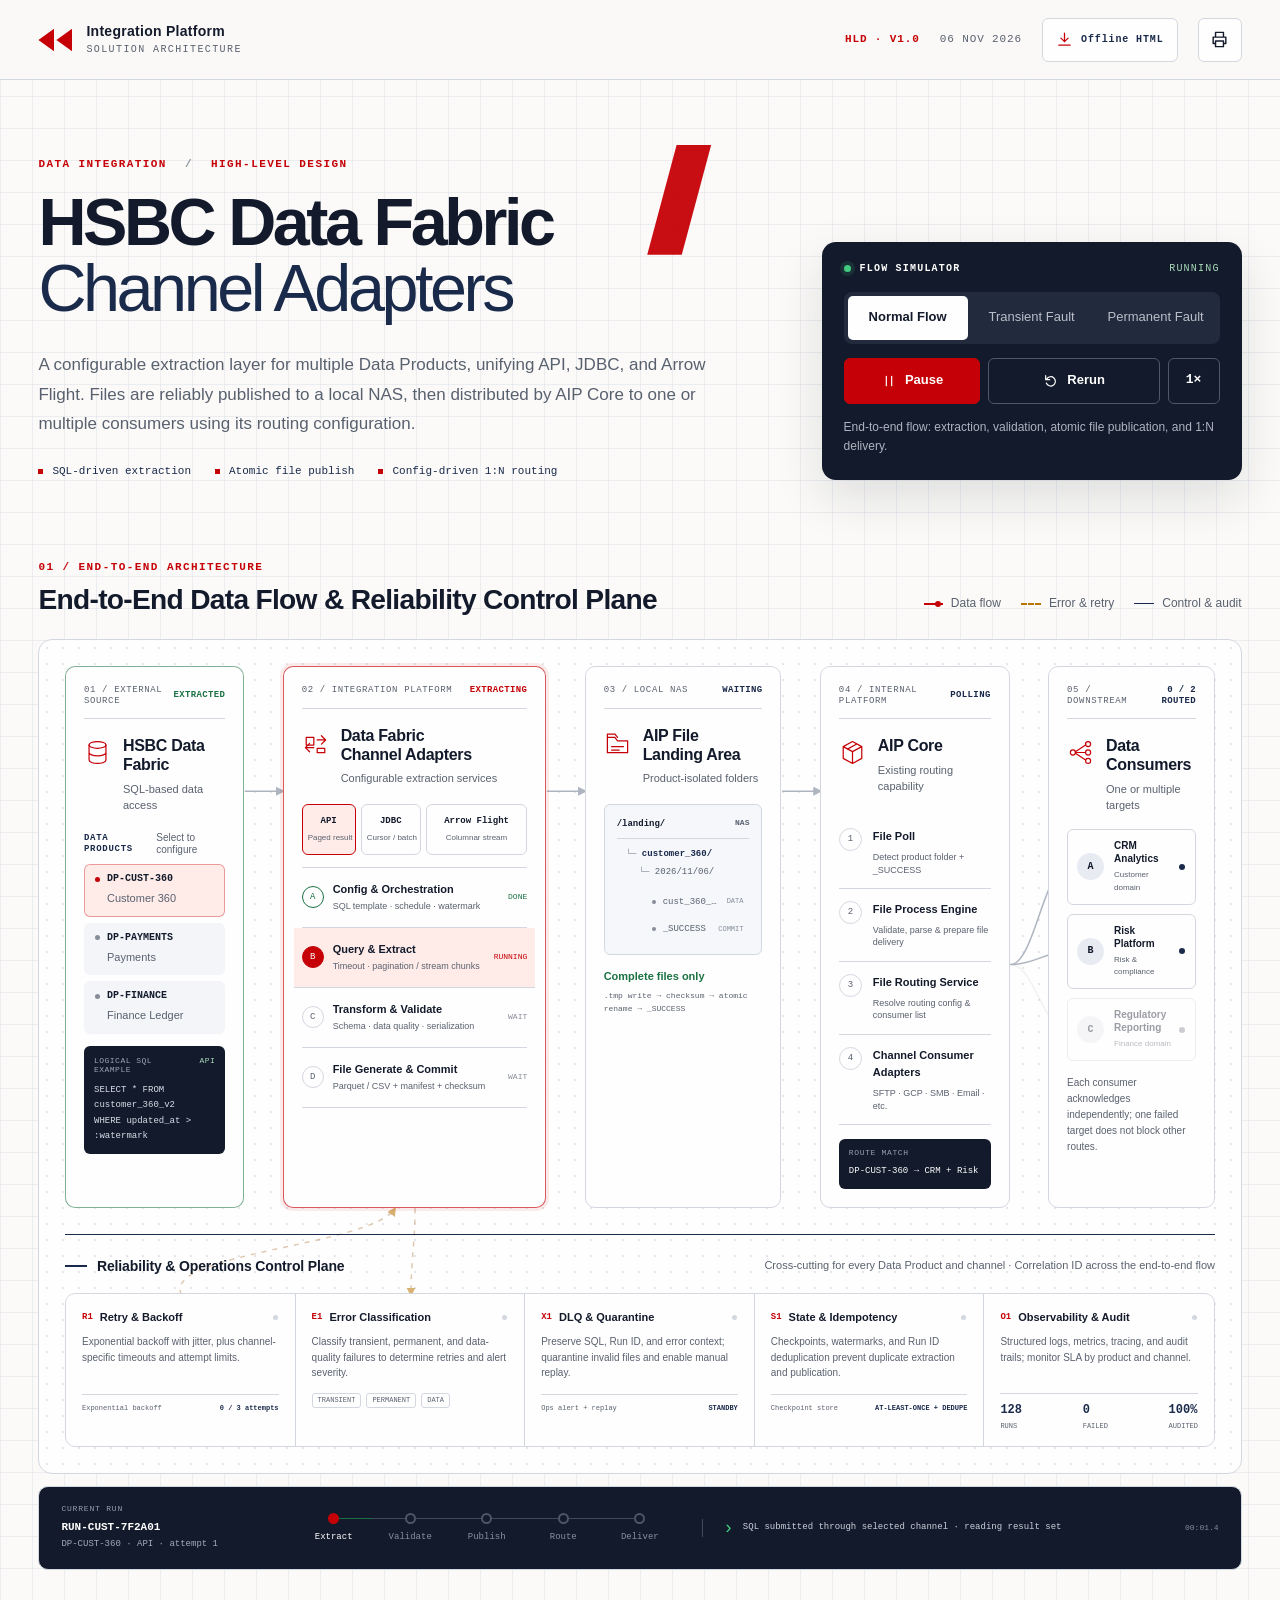
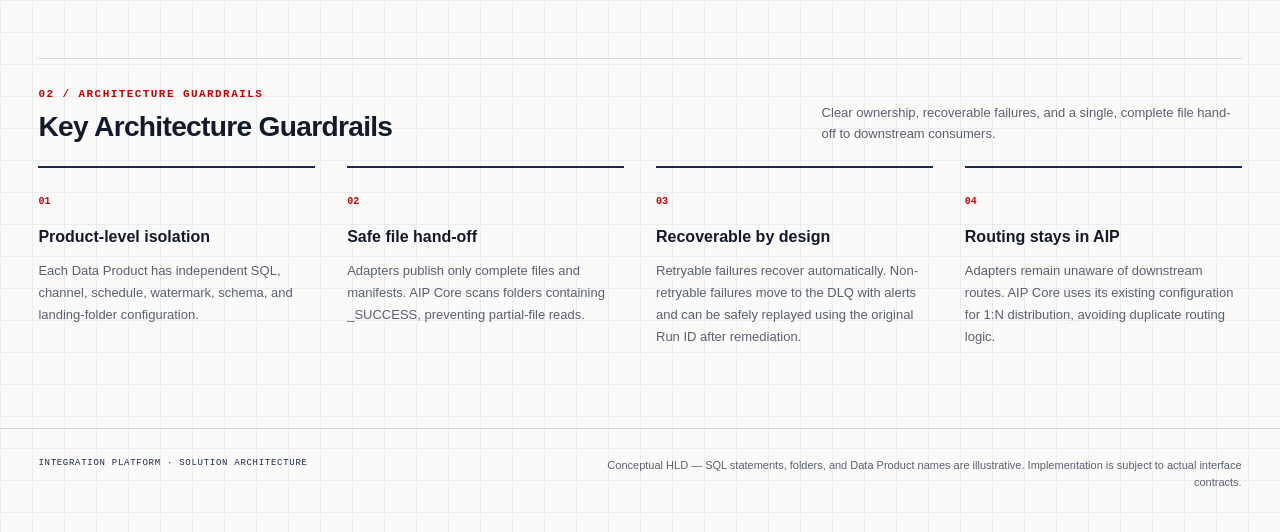
<file: solution design/index.html>
<!doctype html>
<html lang="en">
<head>
  <meta charset="utf-8">
  <meta name="viewport" content="width=device-width, initial-scale=1">
  <meta name="description" content="High-level solution architecture for HSBC Data Fabric Channel Adapters: multi-product SQL extraction, reliable NAS file publication, AIP routing, retries, and exception handling.">
  <title>HSBC Data Fabric Channel Adapters | High-Level Solution Architecture</title>
  <link rel="icon" href="data:image/svg+xml,%3Csvg xmlns='http://www.w3.org/2000/svg' viewBox='0 0 64 64'%3E%3Crect width='64' height='64' rx='12' fill='%2311192d'/%3E%3Cpath d='M13 32 27 18v28Zm19 0 14-14v28Z' fill='%23db0011'/%3E%3C/svg%3E">
  <link rel="stylesheet" href="./src/styles.css">
</head>
<body>
  <header class="topbar">
    <a class="brand" href="#top" aria-label="Back to architecture overview">
      <span class="brand-mark" aria-hidden="true"><i></i><i></i></span>
      <span class="brand-copy"><strong>Integration Platform</strong><small>Solution Architecture</small></span>
    </a>
    <div class="topbar-meta">
      <span class="doc-tag">HLD · V1.0</span>
      <span class="doc-date">06 NOV 2026</span>
      <a class="offline-download" href="./HSBC-Data-Fabric-Architecture-Offline.html" download="HSBC-Data-Fabric-Architecture-Offline.html" aria-label="Download single-file offline HTML" title="Download single-file offline HTML">
        <svg viewBox="0 0 24 24" aria-hidden="true"><path d="M12 3v12m-5-5 5 5 5-5M4 20h16"/></svg><span>Offline HTML</span>
      </a>
      <button class="icon-button print-button" id="printButton" type="button" aria-label="Print or save as PDF" title="Print or save as PDF">
        <svg viewBox="0 0 24 24" aria-hidden="true"><path d="M7 8V3h10v5M7 17H4V9h16v8h-3M7 14h10v7H7z"/></svg>
      </button>
    </div>
  </header>

  <main id="top">
    <section class="hero" aria-labelledby="pageTitle">
      <div class="hero-copy">
        <p class="eyebrow">DATA INTEGRATION <span>/</span> HIGH-LEVEL DESIGN</p>
        <h1 id="pageTitle">HSBC Data Fabric<br><span>Channel Adapters</span></h1>
        <p class="hero-description">A configurable extraction layer for multiple Data Products, unifying API, JDBC, and Arrow Flight. Files are reliably published to a local NAS, then distributed by AIP Core to one or multiple consumers using its routing configuration.</p>
        <div class="hero-tags" aria-label="Architecture capabilities">
          <span>SQL-driven extraction</span><span>Atomic file publish</span><span>Config-driven 1:N routing</span>
        </div>
      </div>

      <div class="simulation-panel" aria-label="Flow simulation controls">
        <div class="simulation-heading">
          <div><span class="live-dot" id="liveDot"></span><strong>FLOW SIMULATOR</strong></div>
          <span id="runStateLabel">RUNNING</span>
        </div>
        <div class="scenario-switch" role="group" aria-label="Select a simulation scenario">
          <button type="button" class="scenario-button active" data-scenario="normal" aria-pressed="true">Normal Flow</button>
          <button type="button" class="scenario-button" data-scenario="transient" aria-pressed="false">Transient Fault</button>
          <button type="button" class="scenario-button" data-scenario="permanent" aria-pressed="false">Permanent Fault</button>
        </div>
        <div class="playback-controls">
          <button type="button" class="primary-control" id="playButton" aria-label="Pause flow">
            <svg id="pauseIcon" viewBox="0 0 24 24" aria-hidden="true"><path d="M8 5v14M16 5v14"/></svg>
            <svg id="playIcon" viewBox="0 0 24 24" aria-hidden="true" hidden><path d="m8 5 11 7-11 7Z"/></svg>
            <span id="playLabel">Pause</span>
          </button>
          <button type="button" class="secondary-control" id="restartButton">
            <svg viewBox="0 0 24 24" aria-hidden="true"><path d="M4 4v6h6M5.5 9A7 7 0 1 1 5 15"/></svg>Rerun
          </button>
          <button type="button" class="speed-control" id="speedButton" aria-label="Change playback speed">1×</button>
        </div>
        <p class="simulation-hint" id="scenarioHint">End-to-end flow: extraction, validation, atomic file publication, and 1:N delivery.</p>
      </div>
    </section>

    <section class="architecture" id="architecture" aria-labelledby="architectureTitle">
      <div class="section-heading">
        <div>
          <p class="section-index">01 / END-TO-END ARCHITECTURE</p>
          <h2 id="architectureTitle">End-to-End Data Flow & Reliability Control Plane</h2>
        </div>
        <div class="legend" aria-label="Legend">
          <span><i class="legend-packet"></i>Data flow</span>
          <span><i class="legend-retry"></i>Error & retry</span>
          <span><i class="legend-control"></i>Control & audit</span>
        </div>
      </div>

      <div class="architecture-canvas" id="diagram">
        <svg class="connections" id="flowSvg" aria-hidden="true">
          <defs>
            <marker id="arrow" viewBox="0 0 10 10" refX="8" refY="5" markerWidth="6" markerHeight="6" orient="auto-start-reverse"><path d="M 0 0 L 10 5 L 0 10 z" class="arrow-fill"/></marker>
            <marker id="arrowActive" viewBox="0 0 10 10" refX="8" refY="5" markerWidth="6" markerHeight="6" orient="auto-start-reverse"><path d="M 0 0 L 10 5 L 0 10 z" class="arrow-active-fill"/></marker>
            <marker id="arrowError" viewBox="0 0 10 10" refX="8" refY="5" markerWidth="6" markerHeight="6" orient="auto-start-reverse"><path d="M 0 0 L 10 5 L 0 10 z" class="arrow-error-fill"/></marker>
          </defs>
          <g class="base-paths">
            <path id="path-source-adapter" class="flow-path main-path" marker-end="url(#arrow)"/>
            <path id="path-adapter-landing" class="flow-path main-path" marker-end="url(#arrow)"/>
            <path id="path-landing-core" class="flow-path main-path" marker-end="url(#arrow)"/>
            <path id="path-core-consumer-0" class="flow-path branch-path" marker-end="url(#arrow)"/>
            <path id="path-core-consumer-1" class="flow-path branch-path" marker-end="url(#arrow)"/>
            <path id="path-core-consumer-2" class="flow-path branch-path" marker-end="url(#arrow)"/>
            <path id="path-adapter-error" class="flow-path error-path" marker-end="url(#arrowError)"/>
            <path id="path-error-retry" class="flow-path error-path" marker-end="url(#arrowError)"/>
            <path id="path-retry-adapter" class="flow-path error-path" marker-end="url(#arrowError)"/>
            <path id="path-error-dlq" class="flow-path error-path" marker-end="url(#arrowError)"/>
          </g>
          <g id="packetLayer"></g>
        </svg>

        <div class="diagram-main">
          <article class="architecture-node source-node" id="sourceNode" data-node="source">
            <div class="node-topline"><span>01 / EXTERNAL SOURCE</span><span class="node-status" id="sourceStatus">READY</span></div>
            <div class="node-title">
              <svg viewBox="0 0 32 32" aria-hidden="true"><ellipse cx="16" cy="7" rx="10" ry="4"/><path d="M6 7v9c0 2.2 4.5 4 10 4s10-1.8 10-4V7M6 16v9c0 2.2 4.5 4 10 4s10-1.8 10-4v-9"/></svg>
              <div><h3>HSBC Data Fabric</h3><p>SQL-based data access</p></div>
            </div>
            <div class="node-label">DATA PRODUCTS <span>Select to configure</span></div>
            <div class="product-list" role="group" aria-label="Select a Data Product">
              <button type="button" class="product-button active" data-product="customer" aria-pressed="true"><span><i></i>DP-CUST-360</span><small>Customer 360</small></button>
              <button type="button" class="product-button" data-product="payments" aria-pressed="false"><span><i></i>DP-PAYMENTS</span><small>Payments</small></button>
              <button type="button" class="product-button" data-product="finance" aria-pressed="false"><span><i></i>DP-FINANCE</span><small>Finance Ledger</small></button>
            </div>
            <div class="sql-block">
              <div><span>LOGICAL SQL EXAMPLE</span><span id="sqlChannelLabel">API</span></div>
              <code id="sqlPreview">SELECT * FROM customer_360_v2<br>WHERE updated_at &gt; :watermark</code>
            </div>
          </article>

          <article class="architecture-node adapter-node" id="adapterNode" data-node="adapter">
            <div class="node-topline"><span>02 / INTEGRATION PLATFORM</span><span class="node-status" id="adapterStatus">IDLE</span></div>
            <div class="node-title">
              <svg viewBox="0 0 32 32" aria-hidden="true"><path d="M5 10h9v9H5zM18 13h9M23 8l5 5-5 5M14 22H5M9 17l-5 5 5 5M18 23h9v5h-9z"/></svg>
              <div><h3>Data Fabric<br>Channel Adapters</h3><p>Configurable extraction services</p></div>
            </div>
            <div class="channel-selector" role="group" aria-label="Select an access channel">
              <button type="button" class="channel-button active" data-channel="API" aria-pressed="true"><strong>API</strong><small>Paged result</small></button>
              <button type="button" class="channel-button" data-channel="JDBC" aria-pressed="false"><strong>JDBC</strong><small>Cursor / batch</small></button>
              <button type="button" class="channel-button" data-channel="Arrow Flight" aria-pressed="false"><strong>Arrow Flight</strong><small>Columnar stream</small></button>
            </div>
            <div class="adapter-stages">
              <div class="adapter-stage" id="stage-config"><span class="stage-index">A</span><div><strong>Config & Orchestration</strong><small>SQL template · schedule · watermark</small></div><span class="stage-state">READY</span></div>
              <div class="adapter-stage" id="stage-extract"><span class="stage-index">B</span><div><strong>Query & Extract</strong><small>Timeout · pagination / stream chunks</small></div><span class="stage-state">WAIT</span></div>
              <div class="adapter-stage" id="stage-transform"><span class="stage-index">C</span><div><strong>Transform & Validate</strong><small>Schema · data quality · serialization</small></div><span class="stage-state">WAIT</span></div>
              <div class="adapter-stage" id="stage-publish"><span class="stage-index">D</span><div><strong>File Generate & Commit</strong><small>Parquet / CSV + manifest + checksum</small></div><span class="stage-state">WAIT</span></div>
            </div>
          </article>

          <article class="architecture-node landing-node" id="landingNode" data-node="landing">
            <div class="node-topline"><span>03 / LOCAL NAS</span><span class="node-status" id="landingStatus">WAITING</span></div>
            <div class="node-title">
              <svg viewBox="0 0 32 32" aria-hidden="true"><path d="M4 10h9l3 4h12v14H4zM4 10V6h9l3 4M9 21h14M9 25h9"/></svg>
              <div><h3>AIP File<br>Landing Area</h3><p>Product-isolated folders</p></div>
            </div>
            <div class="folder-tree" aria-label="Example landing folder structure">
              <div class="folder-root"><span>/landing/</span><small>NAS</small></div>
              <div class="folder-product"><span id="folderProduct">customer_360/</span></div>
              <div class="folder-date">2026/11/06/</div>
              <div class="folder-file temp-file" id="tempFile"><i></i><span id="tempFileName">.data_001.parquet.tmp</span><small>TEMP</small></div>
              <div class="folder-file final-file" id="finalFile"><i></i><span id="finalFileName">data_001.parquet</span><small>DATA</small></div>
              <div class="folder-file success-file" id="successFile"><i></i><span>_SUCCESS</span><small>COMMIT</small></div>
            </div>
            <div class="integrity-note"><strong>Complete files only</strong><span>.tmp write → checksum → atomic rename → _SUCCESS</span></div>
          </article>

          <article class="architecture-node core-node" id="coreNode" data-node="core">
            <div class="node-topline"><span>04 / INTERNAL PLATFORM</span><span class="node-status" id="coreStatus">POLLING</span></div>
            <div class="node-title">
              <svg viewBox="0 0 32 32" aria-hidden="true"><path d="M16 3 5 9v14l11 6 11-6V9ZM5 9l11 6 11-6M16 15v14M10 12l11-6"/></svg>
              <div><h3>AIP Core</h3><p>Existing routing capability</p></div>
            </div>
            <div class="core-flow">
              <div id="corePoller"><span>1</span><div><strong>File Poll</strong><small>Detect product folder + _SUCCESS</small></div></div>
              <div id="coreProcess"><span>2</span><div><strong>File Process Engine</strong><small>Validate, parse & prepare file delivery</small></div></div>
              <div id="coreRouter"><span>3</span><div><strong>File Routing Service</strong><small>Resolve routing config & consumer list</small></div></div>
              <div id="coreDispatcher"><span>4</span><div><strong>Channel Consumer Adapters</strong><small>SFTP · GCP · SMB · Email · etc.</small></div></div>
            </div>
            <div class="route-preview"><span>ROUTE MATCH</span><strong id="routePreview">DP-CUST-360 → CRM + Risk</strong></div>
          </article>

          <article class="architecture-node consumers-node" id="consumersNode" data-node="consumers">
            <div class="node-topline"><span>05 / DOWNSTREAM</span><span class="node-status" id="consumerStatus">0 / 3</span></div>
            <div class="node-title">
              <svg viewBox="0 0 32 32" aria-hidden="true"><circle cx="7" cy="16" r="3"/><circle cx="25" cy="6" r="3"/><circle cx="25" cy="16" r="3"/><circle cx="25" cy="26" r="3"/><path d="m10 15 12-8M10 16h12M10 17l12 8"/></svg>
              <div><h3>Data<br>Consumers</h3><p>One or multiple targets</p></div>
            </div>
            <div class="consumer-list">
              <div class="consumer-item routed" id="consumer-0"><span class="consumer-letter">A</span><div><strong>CRM Analytics</strong><small>Customer domain</small></div><i></i></div>
              <div class="consumer-item routed" id="consumer-1"><span class="consumer-letter">B</span><div><strong>Risk Platform</strong><small>Risk & compliance</small></div><i></i></div>
              <div class="consumer-item" id="consumer-2"><span class="consumer-letter">C</span><div><strong>Regulatory Reporting</strong><small>Finance domain</small></div><i></i></div>
            </div>
            <p class="consumer-note">Each consumer acknowledges independently; one failed target does not block other routes.</p>
          </article>
        </div>

        <div class="reliability-layer">
          <div class="reliability-heading">
            <div><span class="control-line"></span><h3>Reliability & Operations Control Plane</h3></div>
            <p>Cross-cutting for every Data Product and channel · Correlation ID across the end-to-end flow</p>
          </div>
          <div class="reliability-grid">
            <section class="reliability-module" id="retryModule">
              <div class="module-title"><span>R1</span><h4>Retry & Backoff</h4><i id="retryIndicator"></i></div>
              <p>Exponential backoff with jitter, plus channel-specific timeouts and attempt limits.</p>
              <div class="module-meta"><span>Exponential backoff</span><strong id="retryCount">0 / 3 attempts</strong></div>
            </section>
            <section class="reliability-module" id="errorModule">
              <div class="module-title"><span>E1</span><h4>Error Classification</h4><i id="errorIndicator"></i></div>
              <p>Classify transient, permanent, and data-quality failures to determine retries and alert severity.</p>
              <div class="error-types"><span>TRANSIENT</span><span>PERMANENT</span><span>DATA</span></div>
            </section>
            <section class="reliability-module" id="dlqModule">
              <div class="module-title"><span>X1</span><h4>DLQ & Quarantine</h4><i id="dlqIndicator"></i></div>
              <p>Preserve SQL, Run ID, and error context; quarantine invalid files and enable manual replay.</p>
              <div class="module-meta"><span>Ops alert + replay</span><strong id="dlqStatus">STANDBY</strong></div>
            </section>
            <section class="reliability-module" id="stateModule">
              <div class="module-title"><span>S1</span><h4>State & Idempotency</h4><i></i></div>
              <p>Checkpoints, watermarks, and Run ID deduplication prevent duplicate extraction and publication.</p>
              <div class="module-meta"><span>Checkpoint store</span><strong>AT-LEAST-ONCE + DEDUPE</strong></div>
            </section>
            <section class="reliability-module" id="observabilityModule">
              <div class="module-title"><span>O1</span><h4>Observability & Audit</h4><i></i></div>
              <p>Structured logs, metrics, tracing, and audit trails; monitor SLA by product and channel.</p>
              <div class="metric-row"><span><b id="metricRuns">128</b> RUNS</span><span><b id="metricFailures">0</b> FAILED</span><span><b>100%</b> AUDITED</span></div>
            </section>
          </div>
        </div>
      </div>

      <div class="execution-strip">
        <div class="run-identity">
          <span>CURRENT RUN</span>
          <strong id="runId">RUN-CUST-7F2A01</strong>
          <small id="runSummary">DP-CUST-360 · API · attempt 1</small>
        </div>
        <div class="execution-timeline" aria-label="Execution stages">
          <div class="timeline-step active" data-timeline="source"><i></i><span>Extract</span></div>
          <div class="timeline-step" data-timeline="transform"><i></i><span>Validate</span></div>
          <div class="timeline-step" data-timeline="landing"><i></i><span>Publish</span></div>
          <div class="timeline-step" data-timeline="core"><i></i><span>Route</span></div>
          <div class="timeline-step" data-timeline="complete"><i></i><span>Deliver</span></div>
        </div>
        <div class="event-console">
          <span class="console-prompt">›</span>
          <p id="eventMessage" aria-live="polite">Loading configuration snapshot…</p>
          <time id="eventTime">00:00.0</time>
        </div>
      </div>
    </section>

    <section class="design-notes" aria-labelledby="designNotesTitle">
      <div class="section-heading compact">
        <div><p class="section-index">02 / ARCHITECTURE GUARDRAILS</p><h2 id="designNotesTitle">Key Architecture Guardrails</h2></div>
        <p>Clear ownership, recoverable failures, and a single, complete file hand-off to downstream consumers.</p>
      </div>
      <div class="notes-grid">
        <article><span>01</span><h3>Product-level isolation</h3><p>Each Data Product has independent SQL, channel, schedule, watermark, schema, and landing-folder configuration.</p></article>
        <article><span>02</span><h3>Safe file hand-off</h3><p>Adapters publish only complete files and manifests. AIP Core scans folders containing _SUCCESS, preventing partial-file reads.</p></article>
        <article><span>03</span><h3>Recoverable by design</h3><p>Retryable failures recover automatically. Non-retryable failures move to the DLQ with alerts and can be safely replayed using the original Run ID after remediation.</p></article>
        <article><span>04</span><h3>Routing stays in AIP</h3><p>Adapters remain unaware of downstream routes. AIP Core uses its existing configuration for 1:N distribution, avoiding duplicate routing logic.</p></article>
      </div>
    </section>
  </main>

  <footer>
    <span>INTEGRATION PLATFORM · SOLUTION ARCHITECTURE</span>
    <p>Conceptual HLD — SQL statements, folders, and Data Product names are illustrative. Implementation is subject to actual interface contracts.</p>
  </footer>
  <script type="module" src="./src/main.js"></script>
</body>
</html>
</file>
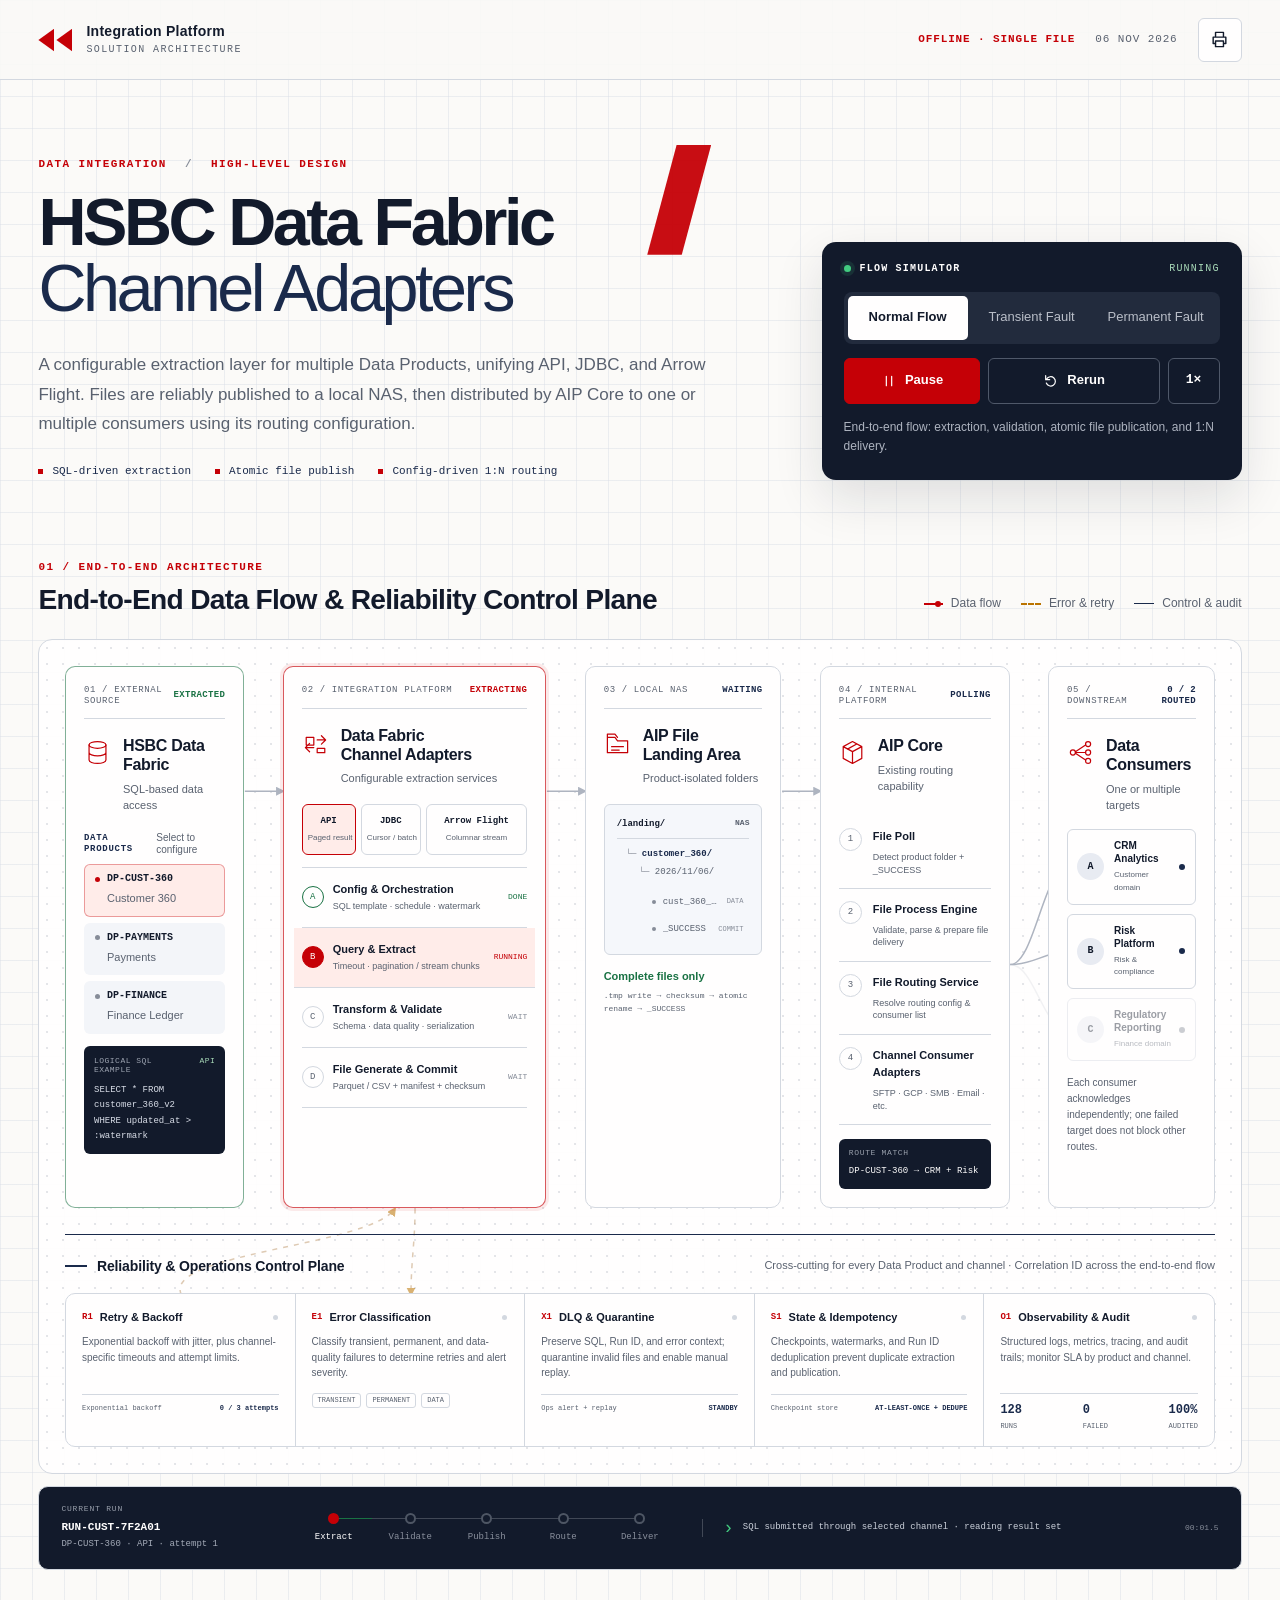
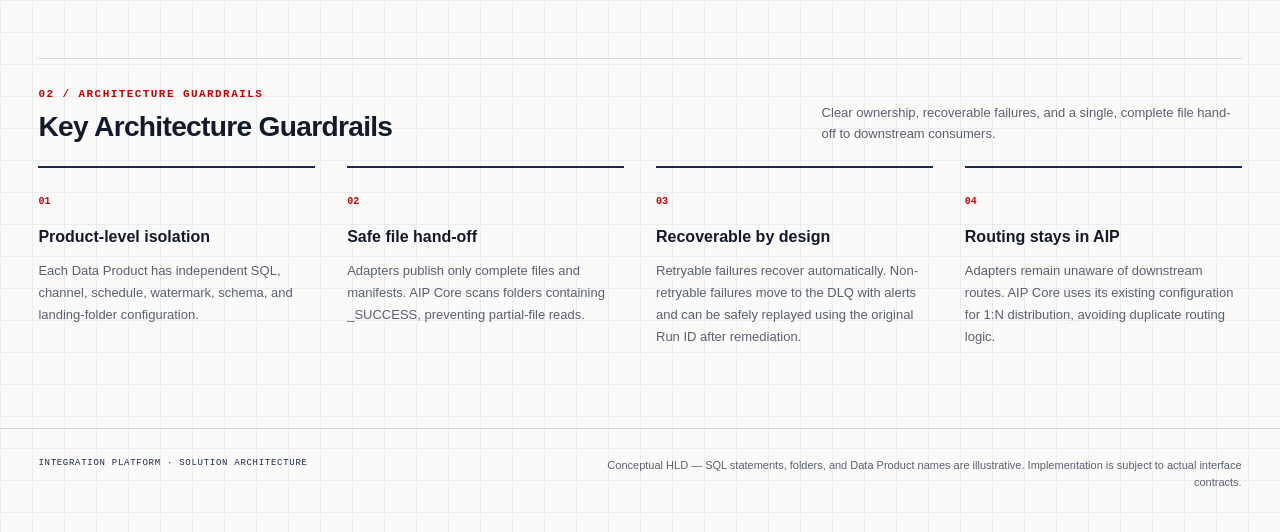
<file: solution design/HSBC-Data-Fabric-Architecture-Offline.html>
<!doctype html>
<html lang="en">
<head>
  <meta charset="utf-8">
  <meta name="viewport" content="width=device-width, initial-scale=1">
  <meta name="description" content="High-level solution architecture for HSBC Data Fabric Channel Adapters: multi-product SQL extraction, reliable NAS file publication, AIP routing, retries, and exception handling.">
  <title>HSBC Data Fabric Channel Adapters | Offline Single-File Edition</title>
  <link rel="icon" href="data:image/svg+xml,%3Csvg xmlns='http://www.w3.org/2000/svg' viewBox='0 0 64 64'%3E%3Crect width='64' height='64' rx='12' fill='%2311192d'/%3E%3Cpath d='M13 32 27 18v28Zm19 0 14-14v28Z' fill='%23db0011'/%3E%3C/svg%3E">
  <!-- Single-file offline edition: all styles are embedded. -->
  <style>
:root {
  /* Primitive palette */
  --p-paper: oklch(0.985 0.003 95);
  --p-white: oklch(0.998 0.001 95);
  --p-ink: oklch(0.22 0.035 263);
  --p-navy: oklch(0.29 0.065 263);
  --p-muted: oklch(0.49 0.025 263);
  --p-faint: oklch(0.64 0.018 263);
  --p-line: oklch(0.88 0.012 263);
  --p-grid: oklch(0.91 0.01 263 / 0.55);
  --p-red: oklch(0.51 0.22 27);
  --p-red-dark: oklch(0.44 0.19 27);
  --p-red-soft: oklch(0.96 0.025 27);
  --p-amber: oklch(0.62 0.14 70);
  --p-amber-soft: oklch(0.96 0.035 82);
  --p-green: oklch(0.49 0.11 155);
  --p-green-soft: oklch(0.95 0.03 155);

  /* Semantic tokens */
  --surface: var(--p-paper);
  --surface-raised: var(--p-white);
  --text: var(--p-ink);
  --text-secondary: var(--p-muted);
  --accent: var(--p-red);
  --accent-hover: var(--p-red-dark);
  --border: var(--p-line);
  --success: var(--p-green);
  --warning: var(--p-amber);

  /* Component tokens */
  --radius-small: 6px;
  --radius: 10px;
  --radius-large: 14px;
  --content-max: 1600px;
  --font-sans: "Segoe UI", "PingFang SC", "Hiragino Sans GB", "Microsoft YaHei", Arial, sans-serif;
  --font-mono: "Cascadia Code", "SFMono-Regular", Consolas, "Liberation Mono", monospace;
}

* { box-sizing: border-box; margin: 0; padding: 0; }
[hidden] { display: none !important; }
html { scroll-behavior: smooth; background: var(--surface); }
body {
  min-height: 100dvh;
  color: var(--text);
  background:
    linear-gradient(var(--p-grid) 1px, transparent 1px),
    linear-gradient(90deg, var(--p-grid) 1px, transparent 1px),
    var(--surface);
  background-size: 32px 32px;
  font-family: var(--font-sans);
  font-size: 16px;
  line-height: 1.6;
  -webkit-font-smoothing: antialiased;
  overflow-x: hidden;
}
button, a { -webkit-tap-highlight-color: transparent; }
button { font: inherit; color: inherit; cursor: pointer; }
button:disabled { cursor: not-allowed; opacity: .5; }
a { color: inherit; text-decoration: none; }
svg { display: block; }
button svg { fill: none; stroke: currentColor; stroke-width: 1.8; stroke-linecap: round; stroke-linejoin: round; }
:focus-visible { outline: 3px solid oklch(0.51 0.22 27 / .35); outline-offset: 3px; }
::selection { background: oklch(0.51 0.22 27 / .16); }

.topbar {
  max-width: var(--content-max);
  min-height: 80px;
  margin: 0 auto;
  padding: 16px clamp(20px, 3vw, 48px);
  display: flex;
  align-items: center;
  justify-content: space-between;
  border-bottom: 1px solid var(--border);
  background: oklch(0.985 0.003 95 / .88);
}
.brand { display: inline-flex; align-items: center; gap: 14px; min-height: 44px; }
.brand-mark { position: relative; width: 34px; height: 30px; display: inline-block; }
.brand-mark i { position: absolute; top: 4px; width: 16px; height: 23px; background: var(--accent); clip-path: polygon(0 50%, 100% 0, 100% 100%); }
.brand-mark i:first-child { left: 0; }
.brand-mark i:last-child { right: 0; }
.brand-copy { display: flex; flex-direction: column; line-height: 1.25; }
.brand-copy strong { font-size: 14px; letter-spacing: .02em; }
.brand-copy small { margin-top: 3px; font: 10px/1.2 var(--font-mono); letter-spacing: .14em; color: var(--text-secondary); text-transform: uppercase; }
.topbar-meta { display: flex; align-items: center; gap: 20px; font: 11px/1 var(--font-mono); letter-spacing: .08em; }
.doc-tag { color: var(--accent); font-weight: 700; }
.doc-date { color: var(--text-secondary); }
.icon-button { width: 44px; height: 44px; border: 1px solid var(--border); border-radius: var(--radius-small); background: var(--surface-raised); display: grid; place-items: center; transition: border-color 180ms ease-out, transform 180ms ease-out; }
.icon-button:hover { border-color: var(--accent); }
.icon-button:active { transform: scale(.96); }
.icon-button svg { width: 19px; height: 19px; }
.offline-download { min-height: 44px; padding: 0 13px; display: inline-flex; align-items: center; justify-content: center; gap: 8px; border: 1px solid var(--border); border-radius: var(--radius-small); background: var(--surface-raised); color: var(--p-navy); font: 700 10px/1 var(--font-mono); transition: border-color 180ms ease-out, background 180ms ease-out, transform 180ms ease-out; }
.offline-download:hover { border-color: var(--accent); background: var(--p-red-soft); }
.offline-download:active { transform: scale(.97); }
.offline-download svg { width: 17px; height: 17px; fill: none; stroke: var(--accent); stroke-width: 1.8; stroke-linecap: round; stroke-linejoin: round; }

main { max-width: var(--content-max); margin: 0 auto; padding: 0 clamp(20px, 3vw, 48px); }
.hero { display: grid; grid-template-columns: minmax(0, 1fr) minmax(320px, 420px); gap: clamp(40px, 7vw, 112px); align-items: end; padding: clamp(48px, 6vw, 88px) 0 48px; }
.hero-copy { position: relative; }
.hero-copy::after { content: ""; position: absolute; width: 64px; height: 110px; right: 3%; top: -12px; background: var(--accent); clip-path: polygon(46% 0, 100% 0, 54% 100%, 0 100%); opacity: .95; }
.eyebrow, .section-index { font: 700 11px/1.4 var(--font-mono); letter-spacing: .13em; color: var(--accent); }
.eyebrow span { margin: 0 10px; color: var(--p-faint); }
h1 { margin-top: 18px; max-width: 900px; font-size: clamp(42px, 5.2vw, 76px); line-height: .99; letter-spacing: -.052em; font-weight: 750; }
h1 span { color: var(--p-navy); font-weight: 450; }
.hero-description { max-width: 760px; margin-top: 28px; font-size: 17px; line-height: 1.75; color: var(--text-secondary); }
.hero-tags { display: flex; flex-wrap: wrap; gap: 10px 24px; margin-top: 24px; }
.hero-tags span { position: relative; padding-left: 14px; font: 11px/1.5 var(--font-mono); color: var(--p-navy); }
.hero-tags span::before { content: ""; position: absolute; left: 0; top: 6px; width: 5px; height: 5px; background: var(--accent); }

.simulation-panel { background: var(--p-ink); color: var(--p-white); border-radius: var(--radius-large); padding: 22px; box-shadow: 0 18px 50px oklch(0.22 0.035 263 / .12); }
.simulation-heading { display: flex; justify-content: space-between; align-items: center; margin-bottom: 18px; font: 10px/1 var(--font-mono); letter-spacing: .12em; }
.simulation-heading > div { display: flex; align-items: center; gap: 9px; }
.simulation-heading > span { color: oklch(0.85 0.07 155); }
.live-dot { width: 7px; height: 7px; border-radius: 50%; background: oklch(0.75 0.16 155); box-shadow: 0 0 0 4px oklch(0.75 0.16 155 / .12); }
.live-dot.paused { background: var(--p-faint); box-shadow: none; }
.live-dot.failed { background: oklch(0.7 0.2 27); box-shadow: 0 0 0 4px oklch(0.7 0.2 27 / .15); }
.scenario-switch { display: grid; grid-template-columns: repeat(3, 1fr); gap: 4px; padding: 4px; background: oklch(0.29 0.035 263); border-radius: 8px; }
.scenario-button { min-height: 44px; padding: 8px; border: 0; border-radius: 5px; background: transparent; color: oklch(0.8 0.015 263); font-size: 13px; transition: background 180ms ease-out, color 180ms ease-out; }
.scenario-button:hover { color: var(--p-white); background: oklch(0.34 0.035 263); }
.scenario-button.active { background: var(--p-white); color: var(--p-ink); font-weight: 650; }
.playback-controls { display: grid; grid-template-columns: 1fr 1.25fr 52px; gap: 8px; margin-top: 14px; }
.primary-control, .secondary-control, .speed-control { min-height: 46px; display: inline-flex; align-items: center; justify-content: center; gap: 8px; border-radius: var(--radius-small); font-size: 13px; font-weight: 650; transition: transform 160ms ease-out, background 160ms ease-out; }
.primary-control { border: 1px solid var(--accent); background: var(--accent); color: var(--p-white); }
.primary-control:hover { background: var(--accent-hover); }
.secondary-control { border: 1px solid oklch(0.46 0.03 263); background: transparent; color: var(--p-white); }
.secondary-control:hover { background: oklch(0.3 0.035 263); }
.speed-control { border: 1px solid oklch(0.46 0.03 263); background: transparent; color: var(--p-white); font-family: var(--font-mono); }
.speed-control:hover { background: oklch(0.3 0.035 263); }
.primary-control:active, .secondary-control:active, .speed-control:active { transform: scale(.97); }
.primary-control svg, .secondary-control svg { width: 16px; height: 16px; }
.simulation-hint { min-height: 40px; margin-top: 14px; color: oklch(0.77 0.018 263); font-size: 12px; line-height: 1.6; }

.architecture { padding: 32px 0 72px; }
.section-heading { display: flex; justify-content: space-between; align-items: end; gap: 32px; margin-bottom: 22px; }
.section-heading h2 { margin-top: 7px; font-size: clamp(24px, 2.2vw, 34px); line-height: 1.25; letter-spacing: -.025em; }
.legend { display: flex; flex-wrap: wrap; gap: 20px; padding-bottom: 4px; }
.legend span { display: flex; align-items: center; gap: 8px; color: var(--text-secondary); font-size: 12px; white-space: nowrap; }
.legend i { display: inline-block; }
.legend-packet { width: 19px; height: 2px; background: var(--accent); position: relative; }
.legend-packet::after { content: ""; position: absolute; width: 6px; height: 6px; border-radius: 50%; background: var(--accent); right: 2px; top: -2px; }
.legend-retry { width: 20px; border-top: 2px dashed var(--warning); }
.legend-control { width: 20px; border-top: 1px solid var(--p-navy); }

.architecture-canvas { position: relative; isolation: isolate; padding: clamp(18px, 2vw, 28px); border: 1px solid var(--border); border-radius: var(--radius-large); background: oklch(0.998 0.001 95 / .94); overflow: hidden; }
.architecture-canvas::before { content: ""; position: absolute; inset: 0; z-index: -1; background-image: radial-gradient(oklch(0.72 0.02 263 / .28) .8px, transparent .8px); background-size: 16px 16px; }
.connections { position: absolute; inset: 0; width: 100%; height: 100%; z-index: 1; pointer-events: none; overflow: visible; }
.flow-path { fill: none; stroke: oklch(0.77 0.018 263); stroke-width: 1.5; vector-effect: non-scaling-stroke; transition: stroke 200ms ease-out, opacity 200ms ease-out; }
.error-path { stroke: oklch(0.73 0.07 70); stroke-dasharray: 5 6; opacity: .55; }
.flow-path.active { stroke: var(--accent); stroke-width: 2; marker-end: url(#arrowActive); opacity: 1; }
.error-path.active { stroke: var(--warning); marker-end: url(#arrowError); }
.arrow-fill { fill: oklch(0.77 0.018 263); }
.arrow-active-fill { fill: var(--accent); }
.arrow-error-fill { fill: var(--warning); }
.data-packet { fill: var(--accent); stroke: var(--p-white); stroke-width: 2; }
.data-packet.error { fill: var(--warning); }
.data-packet.success { fill: var(--success); }
.diagram-main { position: relative; z-index: 2; display: grid; grid-template-columns: 1.02fr 1.5fr 1.12fr 1.08fr .95fr; gap: clamp(28px, 3vw, 54px); align-items: stretch; }
.architecture-node { position: relative; min-width: 0; min-height: 474px; padding: 18px; border: 1px solid var(--border); border-radius: var(--radius); background: var(--surface-raised); transition: border-color 220ms ease-out, box-shadow 220ms ease-out, transform 220ms ease-out; }
.architecture-node.active { border-color: oklch(0.51 0.22 27 / .65); box-shadow: 0 0 0 3px oklch(0.51 0.22 27 / .08); }
.architecture-node.completed { border-color: oklch(0.49 0.11 155 / .55); }
.architecture-node.failed { border-color: var(--accent); box-shadow: 0 0 0 3px oklch(0.51 0.22 27 / .1); }
.node-topline { display: flex; align-items: center; justify-content: space-between; gap: 8px; padding-bottom: 12px; border-bottom: 1px solid var(--border); font: 9px/1.2 var(--font-mono); letter-spacing: .07em; color: var(--text-secondary); }
.node-status { color: var(--p-navy); font-weight: 700; letter-spacing: .04em; text-align: right; }
.active .node-status { color: var(--accent); }
.completed .node-status { color: var(--success); }
.failed .node-status { color: var(--accent); }
.node-title { display: flex; gap: 12px; align-items: flex-start; min-height: 95px; padding: 18px 0 16px; }
.node-title > svg { flex: 0 0 27px; width: 27px; height: 27px; margin-top: 2px; fill: none; stroke: var(--accent); stroke-width: 1.45; stroke-linecap: round; stroke-linejoin: round; }
.node-title h3 { font-size: clamp(16px, 1.25vw, 20px); line-height: 1.18; letter-spacing: -.02em; }
.node-title p { margin-top: 7px; color: var(--text-secondary); font-size: 11px; line-height: 1.4; }
.node-label { display: flex; justify-content: space-between; align-items: center; gap: 6px; margin: 3px 0 8px; font: 700 9px/1.2 var(--font-mono); letter-spacing: .08em; color: var(--p-navy); }
.node-label span { font: 10px/1.2 var(--font-sans); letter-spacing: 0; color: var(--text-secondary); }

/* Source and adapter */
.product-list { display: grid; gap: 6px; }
.product-button { min-height: 51px; padding: 8px 10px; border: 1px solid transparent; border-radius: var(--radius-small); background: oklch(0.97 0.006 263); text-align: left; transition: border-color 160ms ease-out, background 160ms ease-out; }
.product-button:hover { border-color: oklch(0.72 0.03 263); }
.product-button.active { border-color: oklch(0.51 0.22 27 / .35); background: var(--p-red-soft); }
.product-button > span { display: flex; align-items: center; gap: 7px; font: 700 10px/1.2 var(--font-mono); }
.product-button i { width: 5px; height: 5px; border-radius: 50%; background: var(--p-faint); }
.product-button.active i { background: var(--accent); }
.product-button small { display: block; margin: 5px 0 0 12px; color: var(--text-secondary); font-size: 11px; }
.sql-block { margin-top: 12px; padding: 10px; border-radius: var(--radius-small); background: var(--p-ink); color: var(--p-white); }
.sql-block > div { display: flex; justify-content: space-between; gap: 8px; margin-bottom: 8px; color: oklch(0.72 0.02 263); font: 8px/1.2 var(--font-mono); letter-spacing: .06em; }
.sql-block > div span:last-child { color: oklch(0.85 0.07 155); }
.sql-block code { display: block; min-height: 46px; font: 9px/1.7 var(--font-mono); color: oklch(0.9 0.015 263); white-space: normal; overflow-wrap: anywhere; }
.channel-selector { display: grid; grid-template-columns: .72fr .8fr 1.35fr; gap: 5px; margin-bottom: 12px; }
.channel-button { min-width: 0; min-height: 51px; padding: 7px 5px; border: 1px solid var(--border); border-radius: var(--radius-small); background: var(--surface-raised); text-align: center; transition: border-color 160ms ease-out, background 160ms ease-out; }
.channel-button:hover { border-color: var(--accent); }
.channel-button.active { border-color: var(--accent); background: var(--p-red-soft); }
.channel-button strong { display: block; font: 700 9px/1.25 var(--font-mono); white-space: nowrap; }
.channel-button small { display: block; margin-top: 5px; color: var(--text-secondary); font-size: 8px; line-height: 1.2; white-space: nowrap; }
.adapter-stages { border-top: 1px solid var(--border); }
.adapter-stage { display: grid; grid-template-columns: 23px minmax(0, 1fr) auto; gap: 8px; align-items: center; min-height: 60px; border-bottom: 1px solid var(--border); transition: background 180ms ease-out, padding 180ms ease-out; }
.adapter-stage.active { margin: 0 -8px; padding: 0 8px; background: var(--p-red-soft); }
.adapter-stage.completed .stage-index { border-color: var(--success); color: var(--success); }
.stage-index { width: 22px; height: 22px; display: grid; place-items: center; border: 1px solid var(--border); border-radius: 50%; color: var(--text-secondary); font: 9px/1 var(--font-mono); }
.adapter-stage.active .stage-index { border-color: var(--accent); background: var(--accent); color: var(--p-white); }
.adapter-stage strong { display: block; font-size: 11px; line-height: 1.3; }
.adapter-stage small { display: block; margin-top: 4px; color: var(--text-secondary); font-size: 9px; line-height: 1.35; overflow-wrap: anywhere; }
.stage-state { color: var(--p-faint); font: 8px/1 var(--font-mono); }
.adapter-stage.active .stage-state { color: var(--accent); }
.adapter-stage.completed .stage-state { color: var(--success); }

/* NAS, routing and consumers */
.folder-tree { padding: 12px; border: 1px solid var(--border); border-radius: var(--radius-small); background: oklch(0.975 0.006 263); font: 9px/1.6 var(--font-mono); }
.folder-root { display: flex; justify-content: space-between; padding-bottom: 7px; border-bottom: 1px solid var(--border); font-weight: 700; }
.folder-root small { color: var(--text-secondary); font-size: 8px; }
.folder-product { padding: 8px 0 2px 9px; font-weight: 700; color: var(--p-navy); overflow-wrap: anywhere; }
.folder-product::before, .folder-date::before { content: "└─ "; color: var(--p-faint); }
.folder-date { padding: 2px 0 7px 22px; color: var(--text-secondary); }
.folder-file { display: grid; grid-template-columns: 5px minmax(0, 1fr) auto; gap: 6px; align-items: center; margin: 3px 0 0 29px; padding: 5px 6px; border-radius: 4px; color: var(--text-secondary); transition: background 180ms ease-out, color 180ms ease-out; }
.folder-file i { width: 4px; height: 4px; border-radius: 50%; background: var(--p-faint); }
.folder-file span { overflow: hidden; text-overflow: ellipsis; white-space: nowrap; }
.folder-file small { font-size: 7px; color: var(--p-faint); }
.folder-file.active { background: var(--p-amber-soft); color: var(--p-navy); }
.folder-file.active i { background: var(--warning); }
.folder-file.complete { background: var(--p-green-soft); color: var(--p-navy); }
.folder-file.complete i { background: var(--success); }
.temp-file { display: none; }
.integrity-note { margin-top: 13px; }
.integrity-note strong { display: block; color: var(--success); font-size: 11px; }
.integrity-note span { display: block; margin-top: 5px; color: var(--text-secondary); font: 8px/1.6 var(--font-mono); overflow-wrap: anywhere; }
.core-flow { margin-top: 2px; }
.core-flow > div { position: relative; display: grid; grid-template-columns: 25px minmax(0, 1fr); gap: 9px; padding: 12px 0; border-bottom: 1px solid var(--border); }
.core-flow > div > span { width: 23px; height: 23px; display: grid; place-items: center; border: 1px solid var(--border); border-radius: 50%; color: var(--text-secondary); font: 9px/1 var(--font-mono); }
.core-flow > div.active > span { background: var(--accent); border-color: var(--accent); color: var(--p-white); }
.core-flow strong { display: block; font-size: 11px; }
.core-flow small { display: block; margin-top: 5px; color: var(--text-secondary); font-size: 9px; line-height: 1.4; }
.route-preview { margin-top: 14px; padding: 10px; background: var(--p-ink); border-radius: var(--radius-small); }
.route-preview span { display: block; color: oklch(0.7 0.02 263); font: 8px/1 var(--font-mono); letter-spacing: .08em; }
.route-preview strong { display: block; margin-top: 8px; color: var(--p-white); font: 9px/1.5 var(--font-mono); overflow-wrap: anywhere; }
.consumer-list { display: grid; gap: 9px; }
.consumer-item { display: grid; grid-template-columns: 29px minmax(0, 1fr) 7px; gap: 8px; align-items: center; min-height: 63px; padding: 9px; border: 1px solid var(--border); border-radius: var(--radius-small); opacity: .42; transition: opacity 200ms ease-out, border-color 200ms ease-out, background 200ms ease-out; }
.consumer-item.routed { opacity: 1; }
.consumer-item.active { border-color: var(--accent); background: var(--p-red-soft); }
.consumer-item.delivered { border-color: oklch(0.49 0.11 155 / .55); background: var(--p-green-soft); }
.consumer-letter { width: 27px; height: 27px; display: grid; place-items: center; border-radius: 50%; background: oklch(0.94 0.01 263); font: 700 10px/1 var(--font-mono); }
.consumer-item strong { display: block; font-size: 10px; line-height: 1.3; }
.consumer-item small { display: block; margin-top: 4px; color: var(--text-secondary); font-size: 8px; }
.consumer-item > i { width: 6px; height: 6px; border-radius: 50%; background: var(--p-faint); }
.consumer-item.routed > i { background: var(--p-navy); }
.consumer-item.active > i { background: var(--accent); }
.consumer-item.delivered > i { background: var(--success); }
.consumer-note { margin-top: 14px; color: var(--text-secondary); font-size: 10px; line-height: 1.6; }

/* Cross-cutting reliability */
.reliability-layer { position: relative; z-index: 2; margin-top: 26px; padding-top: 20px; border-top: 1px solid var(--p-navy); }
.reliability-heading { display: flex; justify-content: space-between; gap: 24px; align-items: center; margin-bottom: 16px; }
.reliability-heading > div { display: flex; align-items: center; gap: 10px; }
.control-line { width: 22px; height: 2px; background: var(--p-navy); }
.reliability-heading h3 { font-size: 14px; letter-spacing: -.01em; }
.reliability-heading p { color: var(--text-secondary); font-size: 11px; }
.reliability-grid { display: grid; grid-template-columns: repeat(5, minmax(0, 1fr)); border: 1px solid var(--border); border-radius: var(--radius); background: var(--surface-raised); overflow: hidden; }
.reliability-module { min-width: 0; padding: 16px; border-right: 1px solid var(--border); transition: background 180ms ease-out; }
.reliability-module:last-child { border-right: 0; }
.reliability-module.active { background: var(--p-amber-soft); }
.reliability-module.failed { background: var(--p-red-soft); }
.module-title { display: grid; grid-template-columns: auto minmax(0, 1fr) 6px; gap: 7px; align-items: center; }
.module-title > span { color: var(--accent); font: 700 9px/1 var(--font-mono); }
.module-title h4 { font-size: 11px; line-height: 1.3; }
.module-title i { width: 5px; height: 5px; border-radius: 50%; background: var(--p-line); }
.reliability-module.active .module-title i { background: var(--warning); }
.reliability-module.failed .module-title i { background: var(--accent); }
.reliability-module > p { min-height: 48px; margin-top: 10px; color: var(--text-secondary); font-size: 10px; line-height: 1.55; }
.module-meta { display: flex; flex-wrap: wrap; justify-content: space-between; gap: 5px; margin-top: 12px; padding-top: 9px; border-top: 1px solid var(--border); font: 7px/1.4 var(--font-mono); color: var(--text-secondary); }
.module-meta strong { color: var(--p-navy); font-size: 7px; text-align: right; }
.error-types { display: flex; flex-wrap: wrap; gap: 5px; margin-top: 11px; }
.error-types span { padding: 3px 5px; border: 1px solid var(--border); border-radius: 3px; color: var(--text-secondary); font: 7px/1 var(--font-mono); }
.metric-row { display: flex; justify-content: space-between; gap: 6px; margin-top: 11px; padding-top: 9px; border-top: 1px solid var(--border); }
.metric-row span { color: var(--text-secondary); font: 7px/1.2 var(--font-mono); }
.metric-row b { display: block; margin-bottom: 4px; color: var(--p-navy); font-size: 12px; }

/* Live execution readout */
.execution-strip { display: grid; grid-template-columns: 210px minmax(340px, 1fr) minmax(320px, 1.35fr); gap: 24px; align-items: center; margin-top: 12px; padding: 18px 22px; border: 1px solid var(--border); border-radius: var(--radius); background: var(--p-ink); color: var(--p-white); }
.run-identity > span { display: block; color: oklch(0.7 0.02 263); font: 8px/1 var(--font-mono); letter-spacing: .1em; }
.run-identity strong { display: block; margin-top: 7px; font: 700 11px/1.3 var(--font-mono); }
.run-identity small { display: block; margin-top: 5px; color: oklch(0.74 0.02 263); font: 9px/1.3 var(--font-mono); }
.execution-timeline { display: flex; align-items: flex-start; }
.timeline-step { position: relative; flex: 1; text-align: center; color: oklch(0.65 0.02 263); font: 9px/1.2 var(--font-mono); }
.timeline-step::before { content: ""; position: absolute; top: 5px; left: 0; width: 100%; height: 1px; background: oklch(0.4 0.025 263); }
.timeline-step:first-child::before { left: 50%; width: 50%; }
.timeline-step:last-child::before { width: 50%; }
.timeline-step i { position: relative; z-index: 1; display: block; width: 11px; height: 11px; margin: 0 auto 8px; border: 2px solid oklch(0.45 0.025 263); border-radius: 50%; background: var(--p-ink); }
.timeline-step.active { color: var(--p-white); }
.timeline-step.active i { border-color: var(--accent); background: var(--accent); }
.timeline-step.completed { color: oklch(0.82 0.06 155); }
.timeline-step.completed i { border-color: var(--success); background: var(--success); }
.timeline-step.completed::before, .timeline-step.active::before { background: var(--success); }
.event-console { min-width: 0; display: grid; grid-template-columns: auto minmax(0, 1fr) auto; gap: 9px; align-items: center; padding-left: 20px; border-left: 1px solid oklch(0.4 0.025 263); }
.console-prompt { color: oklch(0.75 0.16 155); font: 18px/1 var(--font-mono); }
.event-console p { color: oklch(0.86 0.015 263); font: 9px/1.5 var(--font-mono); overflow: hidden; text-overflow: ellipsis; white-space: nowrap; }
.event-console time { color: oklch(0.64 0.02 263); font: 8px/1 var(--font-mono); }

.design-notes { padding: 16px 0 80px; }
.section-heading.compact { padding-top: 28px; border-top: 1px solid var(--border); }
.section-heading.compact > p { max-width: 420px; color: var(--text-secondary); font-size: 13px; }
.notes-grid { display: grid; grid-template-columns: repeat(4, minmax(0, 1fr)); gap: 32px; }
.notes-grid article { position: relative; padding-top: 18px; border-top: 2px solid var(--p-navy); }
.notes-grid article > span { color: var(--accent); font: 700 10px/1 var(--font-mono); }
.notes-grid h3 { margin-top: 12px; font-size: 16px; }
.notes-grid p { margin-top: 10px; color: var(--text-secondary); font-size: 13px; line-height: 1.7; }
footer { max-width: var(--content-max); margin: 0 auto; padding: 28px clamp(20px, 3vw, 48px) 40px; border-top: 1px solid var(--border); display: flex; justify-content: space-between; gap: 24px; }
footer > span { color: var(--p-navy); font: 9px/1.5 var(--font-mono); letter-spacing: .08em; }
footer p { max-width: 650px; color: var(--text-secondary); font-size: 11px; text-align: right; }

@media (max-width: 1250px) {
  .diagram-main { grid-template-columns: repeat(3, minmax(0, 1fr)); gap: 24px; }
  .architecture-node { min-height: 450px; }
  .core-node, .consumers-node { min-height: 410px; }
  .connections { display: none; }
  .reliability-grid { grid-template-columns: repeat(3, minmax(0, 1fr)); }
  .reliability-module:nth-child(3) { border-right: 0; }
  .reliability-module:nth-child(n+4) { border-top: 1px solid var(--border); }
  .execution-strip { grid-template-columns: 190px 1fr; }
  .event-console { grid-column: 1 / -1; padding: 14px 0 0; border-left: 0; border-top: 1px solid oklch(0.4 0.025 263); }
}

@media (max-width: 900px) {
  .hero { grid-template-columns: 1fr; gap: 32px; align-items: start; }
  .hero-copy::after { right: 8%; width: 44px; height: 84px; }
  .simulation-panel { max-width: 560px; }
  .diagram-main { grid-template-columns: repeat(2, minmax(0, 1fr)); }
  .reliability-heading { align-items: flex-start; flex-direction: column; gap: 6px; }
  .notes-grid { grid-template-columns: repeat(2, minmax(0, 1fr)); }
  .section-heading { align-items: flex-start; flex-direction: column; gap: 16px; }
  .section-heading.compact > p { max-width: 100%; }
}

@media (max-width: 620px) {
  body { background-size: 24px 24px; }
  .topbar { min-height: 68px; }
  .brand-copy strong { font-size: 12px; }
  .brand-copy small, .doc-date, .doc-tag { display: none; }
  .topbar-meta { gap: 8px; }
  .offline-download { width: 44px; padding: 0; }
  .offline-download span { display: none; }
  .hero { padding-top: 40px; }
  .hero-copy::after { display: none; }
  h1 { font-size: clamp(38px, 12vw, 56px); line-height: 1.04; }
  .hero-description { font-size: 16px; }
  .hero-tags { display: grid; gap: 8px; }
  .simulation-panel { padding: 16px; }
  .scenario-button { font-size: 12px; }
  .playback-controls { grid-template-columns: 1fr 1fr 48px; }
  .architecture-canvas { padding: 12px; }
  .diagram-main { grid-template-columns: 1fr; gap: 28px; }
  .architecture-node { min-height: 0; padding: 16px; }
  .architecture-node:not(:last-child)::after { content: "↓"; position: absolute; left: 50%; bottom: -25px; color: var(--accent); font: 18px/1 var(--font-mono); transform: translateX(-50%); }
  .node-title { min-height: 0; }
  .node-title h3 { font-size: 20px; }
  .product-button, .channel-button { min-height: 54px; }
  .channel-button strong { font-size: 10px; }
  .channel-button small { font-size: 8px; }
  .adapter-stage { min-height: 66px; }
  .adapter-stage strong, .core-flow strong { font-size: 12px; }
  .adapter-stage small, .core-flow small { font-size: 10px; }
  .folder-tree { font-size: 10px; }
  .consumer-item strong { font-size: 12px; }
  .consumer-item small { font-size: 10px; }
  .reliability-grid { grid-template-columns: 1fr; }
  .reliability-module { border-right: 0; border-top: 1px solid var(--border); }
  .reliability-module:first-child { border-top: 0; }
  .reliability-module:nth-child(3) { border-right: 0; }
  .reliability-module > p { min-height: 0; }
  .module-title h4 { font-size: 13px; }
  .reliability-module > p { font-size: 12px; }
  .module-meta, .module-meta strong { font-size: 9px; }
  .execution-strip { grid-template-columns: 1fr; gap: 18px; padding: 18px; }
  .event-console { grid-column: auto; }
  .event-console p { white-space: normal; min-height: 42px; }
  .notes-grid { grid-template-columns: 1fr; gap: 24px; }
  .design-notes { padding-bottom: 48px; }
  footer { flex-direction: column; }
  footer p { text-align: left; }
}

@media (prefers-reduced-motion: reduce) {
  html { scroll-behavior: auto; }
  *, *::before, *::after { animation: none !important; transition: none !important; }
}

@media print {
  @page { size: A3 landscape; margin: 10mm; }
  body { background: var(--p-white); font-size: 12px; }
  .topbar { min-height: 50px; padding: 8px 0; }
  main { padding: 0; }
  .hero { grid-template-columns: 1fr; padding: 24px 0; }
  .hero-copy::after, .simulation-panel, .print-button, .design-notes, footer { display: none; }
  h1 { font-size: 42px; }
  .hero-description { margin-top: 16px; font-size: 14px; }
  .architecture { padding: 0; }
  .architecture-canvas { break-inside: avoid; }
  .diagram-main { grid-template-columns: 1.02fr 1.5fr 1.12fr 1.08fr .95fr; gap: 24px; }
  .architecture-node { min-height: 450px; }
  .connections { display: block; }
  .reliability-grid { grid-template-columns: repeat(5, minmax(0, 1fr)); }
  .reliability-module { border-top: 0 !important; border-right: 1px solid var(--border) !important; }
  .reliability-module:last-child { border-right: 0 !important; }
  .execution-strip { grid-template-columns: 180px 1fr 1.3fr; }
  .event-console { grid-column: auto; padding: 0 0 0 16px; border-top: 0; border-left: 1px solid oklch(0.4 0.025 263); }
}

  </style>
</head>
<body>
  <header class="topbar">
    <a class="brand" href="#top" aria-label="Back to architecture overview">
      <span class="brand-mark" aria-hidden="true"><i></i><i></i></span>
      <span class="brand-copy"><strong>Integration Platform</strong><small>Solution Architecture</small></span>
    </a>
    <div class="topbar-meta">
      <span class="doc-tag">OFFLINE · SINGLE FILE</span>
      <span class="doc-date">06 NOV 2026</span>
      <button class="icon-button print-button" id="printButton" type="button" aria-label="Print or save as PDF" title="Print or save as PDF">
        <svg viewBox="0 0 24 24" aria-hidden="true"><path d="M7 8V3h10v5M7 17H4V9h16v8h-3M7 14h10v7H7z"/></svg>
      </button>
    </div>
  </header>

  <main id="top">
    <section class="hero" aria-labelledby="pageTitle">
      <div class="hero-copy">
        <p class="eyebrow">DATA INTEGRATION <span>/</span> HIGH-LEVEL DESIGN</p>
        <h1 id="pageTitle">HSBC Data Fabric<br><span>Channel Adapters</span></h1>
        <p class="hero-description">A configurable extraction layer for multiple Data Products, unifying API, JDBC, and Arrow Flight. Files are reliably published to a local NAS, then distributed by AIP Core to one or multiple consumers using its routing configuration.</p>
        <div class="hero-tags" aria-label="Architecture capabilities">
          <span>SQL-driven extraction</span><span>Atomic file publish</span><span>Config-driven 1:N routing</span>
        </div>
      </div>

      <div class="simulation-panel" aria-label="Flow simulation controls">
        <div class="simulation-heading">
          <div><span class="live-dot" id="liveDot"></span><strong>FLOW SIMULATOR</strong></div>
          <span id="runStateLabel">RUNNING</span>
        </div>
        <div class="scenario-switch" role="group" aria-label="Select a simulation scenario">
          <button type="button" class="scenario-button active" data-scenario="normal" aria-pressed="true">Normal Flow</button>
          <button type="button" class="scenario-button" data-scenario="transient" aria-pressed="false">Transient Fault</button>
          <button type="button" class="scenario-button" data-scenario="permanent" aria-pressed="false">Permanent Fault</button>
        </div>
        <div class="playback-controls">
          <button type="button" class="primary-control" id="playButton" aria-label="Pause flow">
            <svg id="pauseIcon" viewBox="0 0 24 24" aria-hidden="true"><path d="M8 5v14M16 5v14"/></svg>
            <svg id="playIcon" viewBox="0 0 24 24" aria-hidden="true" hidden><path d="m8 5 11 7-11 7Z"/></svg>
            <span id="playLabel">Pause</span>
          </button>
          <button type="button" class="secondary-control" id="restartButton">
            <svg viewBox="0 0 24 24" aria-hidden="true"><path d="M4 4v6h6M5.5 9A7 7 0 1 1 5 15"/></svg>Rerun
          </button>
          <button type="button" class="speed-control" id="speedButton" aria-label="Change playback speed">1×</button>
        </div>
        <p class="simulation-hint" id="scenarioHint">End-to-end flow: extraction, validation, atomic file publication, and 1:N delivery.</p>
      </div>
    </section>

    <section class="architecture" id="architecture" aria-labelledby="architectureTitle">
      <div class="section-heading">
        <div>
          <p class="section-index">01 / END-TO-END ARCHITECTURE</p>
          <h2 id="architectureTitle">End-to-End Data Flow & Reliability Control Plane</h2>
        </div>
        <div class="legend" aria-label="Legend">
          <span><i class="legend-packet"></i>Data flow</span>
          <span><i class="legend-retry"></i>Error & retry</span>
          <span><i class="legend-control"></i>Control & audit</span>
        </div>
      </div>

      <div class="architecture-canvas" id="diagram">
        <svg class="connections" id="flowSvg" aria-hidden="true">
          <defs>
            <marker id="arrow" viewBox="0 0 10 10" refX="8" refY="5" markerWidth="6" markerHeight="6" orient="auto-start-reverse"><path d="M 0 0 L 10 5 L 0 10 z" class="arrow-fill"/></marker>
            <marker id="arrowActive" viewBox="0 0 10 10" refX="8" refY="5" markerWidth="6" markerHeight="6" orient="auto-start-reverse"><path d="M 0 0 L 10 5 L 0 10 z" class="arrow-active-fill"/></marker>
            <marker id="arrowError" viewBox="0 0 10 10" refX="8" refY="5" markerWidth="6" markerHeight="6" orient="auto-start-reverse"><path d="M 0 0 L 10 5 L 0 10 z" class="arrow-error-fill"/></marker>
          </defs>
          <g class="base-paths">
            <path id="path-source-adapter" class="flow-path main-path" marker-end="url(#arrow)"/>
            <path id="path-adapter-landing" class="flow-path main-path" marker-end="url(#arrow)"/>
            <path id="path-landing-core" class="flow-path main-path" marker-end="url(#arrow)"/>
            <path id="path-core-consumer-0" class="flow-path branch-path" marker-end="url(#arrow)"/>
            <path id="path-core-consumer-1" class="flow-path branch-path" marker-end="url(#arrow)"/>
            <path id="path-core-consumer-2" class="flow-path branch-path" marker-end="url(#arrow)"/>
            <path id="path-adapter-error" class="flow-path error-path" marker-end="url(#arrowError)"/>
            <path id="path-error-retry" class="flow-path error-path" marker-end="url(#arrowError)"/>
            <path id="path-retry-adapter" class="flow-path error-path" marker-end="url(#arrowError)"/>
            <path id="path-error-dlq" class="flow-path error-path" marker-end="url(#arrowError)"/>
          </g>
          <g id="packetLayer"></g>
        </svg>

        <div class="diagram-main">
          <article class="architecture-node source-node" id="sourceNode" data-node="source">
            <div class="node-topline"><span>01 / EXTERNAL SOURCE</span><span class="node-status" id="sourceStatus">READY</span></div>
            <div class="node-title">
              <svg viewBox="0 0 32 32" aria-hidden="true"><ellipse cx="16" cy="7" rx="10" ry="4"/><path d="M6 7v9c0 2.2 4.5 4 10 4s10-1.8 10-4V7M6 16v9c0 2.2 4.5 4 10 4s10-1.8 10-4v-9"/></svg>
              <div><h3>HSBC Data Fabric</h3><p>SQL-based data access</p></div>
            </div>
            <div class="node-label">DATA PRODUCTS <span>Select to configure</span></div>
            <div class="product-list" role="group" aria-label="Select a Data Product">
              <button type="button" class="product-button active" data-product="customer" aria-pressed="true"><span><i></i>DP-CUST-360</span><small>Customer 360</small></button>
              <button type="button" class="product-button" data-product="payments" aria-pressed="false"><span><i></i>DP-PAYMENTS</span><small>Payments</small></button>
              <button type="button" class="product-button" data-product="finance" aria-pressed="false"><span><i></i>DP-FINANCE</span><small>Finance Ledger</small></button>
            </div>
            <div class="sql-block">
              <div><span>LOGICAL SQL EXAMPLE</span><span id="sqlChannelLabel">API</span></div>
              <code id="sqlPreview">SELECT * FROM customer_360_v2<br>WHERE updated_at &gt; :watermark</code>
            </div>
          </article>

          <article class="architecture-node adapter-node" id="adapterNode" data-node="adapter">
            <div class="node-topline"><span>02 / INTEGRATION PLATFORM</span><span class="node-status" id="adapterStatus">IDLE</span></div>
            <div class="node-title">
              <svg viewBox="0 0 32 32" aria-hidden="true"><path d="M5 10h9v9H5zM18 13h9M23 8l5 5-5 5M14 22H5M9 17l-5 5 5 5M18 23h9v5h-9z"/></svg>
              <div><h3>Data Fabric<br>Channel Adapters</h3><p>Configurable extraction services</p></div>
            </div>
            <div class="channel-selector" role="group" aria-label="Select an access channel">
              <button type="button" class="channel-button active" data-channel="API" aria-pressed="true"><strong>API</strong><small>Paged result</small></button>
              <button type="button" class="channel-button" data-channel="JDBC" aria-pressed="false"><strong>JDBC</strong><small>Cursor / batch</small></button>
              <button type="button" class="channel-button" data-channel="Arrow Flight" aria-pressed="false"><strong>Arrow Flight</strong><small>Columnar stream</small></button>
            </div>
            <div class="adapter-stages">
              <div class="adapter-stage" id="stage-config"><span class="stage-index">A</span><div><strong>Config & Orchestration</strong><small>SQL template · schedule · watermark</small></div><span class="stage-state">READY</span></div>
              <div class="adapter-stage" id="stage-extract"><span class="stage-index">B</span><div><strong>Query & Extract</strong><small>Timeout · pagination / stream chunks</small></div><span class="stage-state">WAIT</span></div>
              <div class="adapter-stage" id="stage-transform"><span class="stage-index">C</span><div><strong>Transform & Validate</strong><small>Schema · data quality · serialization</small></div><span class="stage-state">WAIT</span></div>
              <div class="adapter-stage" id="stage-publish"><span class="stage-index">D</span><div><strong>File Generate & Commit</strong><small>Parquet / CSV + manifest + checksum</small></div><span class="stage-state">WAIT</span></div>
            </div>
          </article>

          <article class="architecture-node landing-node" id="landingNode" data-node="landing">
            <div class="node-topline"><span>03 / LOCAL NAS</span><span class="node-status" id="landingStatus">WAITING</span></div>
            <div class="node-title">
              <svg viewBox="0 0 32 32" aria-hidden="true"><path d="M4 10h9l3 4h12v14H4zM4 10V6h9l3 4M9 21h14M9 25h9"/></svg>
              <div><h3>AIP File<br>Landing Area</h3><p>Product-isolated folders</p></div>
            </div>
            <div class="folder-tree" aria-label="Example landing folder structure">
              <div class="folder-root"><span>/landing/</span><small>NAS</small></div>
              <div class="folder-product"><span id="folderProduct">customer_360/</span></div>
              <div class="folder-date">2026/11/06/</div>
              <div class="folder-file temp-file" id="tempFile"><i></i><span id="tempFileName">.data_001.parquet.tmp</span><small>TEMP</small></div>
              <div class="folder-file final-file" id="finalFile"><i></i><span id="finalFileName">data_001.parquet</span><small>DATA</small></div>
              <div class="folder-file success-file" id="successFile"><i></i><span>_SUCCESS</span><small>COMMIT</small></div>
            </div>
            <div class="integrity-note"><strong>Complete files only</strong><span>.tmp write → checksum → atomic rename → _SUCCESS</span></div>
          </article>

          <article class="architecture-node core-node" id="coreNode" data-node="core">
            <div class="node-topline"><span>04 / INTERNAL PLATFORM</span><span class="node-status" id="coreStatus">POLLING</span></div>
            <div class="node-title">
              <svg viewBox="0 0 32 32" aria-hidden="true"><path d="M16 3 5 9v14l11 6 11-6V9ZM5 9l11 6 11-6M16 15v14M10 12l11-6"/></svg>
              <div><h3>AIP Core</h3><p>Existing routing capability</p></div>
            </div>
            <div class="core-flow">
              <div id="corePoller"><span>1</span><div><strong>File Poll</strong><small>Detect product folder + _SUCCESS</small></div></div>
              <div id="coreProcess"><span>2</span><div><strong>File Process Engine</strong><small>Validate, parse & prepare file delivery</small></div></div>
              <div id="coreRouter"><span>3</span><div><strong>File Routing Service</strong><small>Resolve routing config & consumer list</small></div></div>
              <div id="coreDispatcher"><span>4</span><div><strong>Channel Consumer Adapters</strong><small>SFTP · GCP · SMB · Email · etc.</small></div></div>
            </div>
            <div class="route-preview"><span>ROUTE MATCH</span><strong id="routePreview">DP-CUST-360 → CRM + Risk</strong></div>
          </article>

          <article class="architecture-node consumers-node" id="consumersNode" data-node="consumers">
            <div class="node-topline"><span>05 / DOWNSTREAM</span><span class="node-status" id="consumerStatus">0 / 3</span></div>
            <div class="node-title">
              <svg viewBox="0 0 32 32" aria-hidden="true"><circle cx="7" cy="16" r="3"/><circle cx="25" cy="6" r="3"/><circle cx="25" cy="16" r="3"/><circle cx="25" cy="26" r="3"/><path d="m10 15 12-8M10 16h12M10 17l12 8"/></svg>
              <div><h3>Data<br>Consumers</h3><p>One or multiple targets</p></div>
            </div>
            <div class="consumer-list">
              <div class="consumer-item routed" id="consumer-0"><span class="consumer-letter">A</span><div><strong>CRM Analytics</strong><small>Customer domain</small></div><i></i></div>
              <div class="consumer-item routed" id="consumer-1"><span class="consumer-letter">B</span><div><strong>Risk Platform</strong><small>Risk & compliance</small></div><i></i></div>
              <div class="consumer-item" id="consumer-2"><span class="consumer-letter">C</span><div><strong>Regulatory Reporting</strong><small>Finance domain</small></div><i></i></div>
            </div>
            <p class="consumer-note">Each consumer acknowledges independently; one failed target does not block other routes.</p>
          </article>
        </div>

        <div class="reliability-layer">
          <div class="reliability-heading">
            <div><span class="control-line"></span><h3>Reliability & Operations Control Plane</h3></div>
            <p>Cross-cutting for every Data Product and channel · Correlation ID across the end-to-end flow</p>
          </div>
          <div class="reliability-grid">
            <section class="reliability-module" id="retryModule">
              <div class="module-title"><span>R1</span><h4>Retry & Backoff</h4><i id="retryIndicator"></i></div>
              <p>Exponential backoff with jitter, plus channel-specific timeouts and attempt limits.</p>
              <div class="module-meta"><span>Exponential backoff</span><strong id="retryCount">0 / 3 attempts</strong></div>
            </section>
            <section class="reliability-module" id="errorModule">
              <div class="module-title"><span>E1</span><h4>Error Classification</h4><i id="errorIndicator"></i></div>
              <p>Classify transient, permanent, and data-quality failures to determine retries and alert severity.</p>
              <div class="error-types"><span>TRANSIENT</span><span>PERMANENT</span><span>DATA</span></div>
            </section>
            <section class="reliability-module" id="dlqModule">
              <div class="module-title"><span>X1</span><h4>DLQ & Quarantine</h4><i id="dlqIndicator"></i></div>
              <p>Preserve SQL, Run ID, and error context; quarantine invalid files and enable manual replay.</p>
              <div class="module-meta"><span>Ops alert + replay</span><strong id="dlqStatus">STANDBY</strong></div>
            </section>
            <section class="reliability-module" id="stateModule">
              <div class="module-title"><span>S1</span><h4>State & Idempotency</h4><i></i></div>
              <p>Checkpoints, watermarks, and Run ID deduplication prevent duplicate extraction and publication.</p>
              <div class="module-meta"><span>Checkpoint store</span><strong>AT-LEAST-ONCE + DEDUPE</strong></div>
            </section>
            <section class="reliability-module" id="observabilityModule">
              <div class="module-title"><span>O1</span><h4>Observability & Audit</h4><i></i></div>
              <p>Structured logs, metrics, tracing, and audit trails; monitor SLA by product and channel.</p>
              <div class="metric-row"><span><b id="metricRuns">128</b> RUNS</span><span><b id="metricFailures">0</b> FAILED</span><span><b>100%</b> AUDITED</span></div>
            </section>
          </div>
        </div>
      </div>

      <div class="execution-strip">
        <div class="run-identity">
          <span>CURRENT RUN</span>
          <strong id="runId">RUN-CUST-7F2A01</strong>
          <small id="runSummary">DP-CUST-360 · API · attempt 1</small>
        </div>
        <div class="execution-timeline" aria-label="Execution stages">
          <div class="timeline-step active" data-timeline="source"><i></i><span>Extract</span></div>
          <div class="timeline-step" data-timeline="transform"><i></i><span>Validate</span></div>
          <div class="timeline-step" data-timeline="landing"><i></i><span>Publish</span></div>
          <div class="timeline-step" data-timeline="core"><i></i><span>Route</span></div>
          <div class="timeline-step" data-timeline="complete"><i></i><span>Deliver</span></div>
        </div>
        <div class="event-console">
          <span class="console-prompt">›</span>
          <p id="eventMessage" aria-live="polite">Loading configuration snapshot…</p>
          <time id="eventTime">00:00.0</time>
        </div>
      </div>
    </section>

    <section class="design-notes" aria-labelledby="designNotesTitle">
      <div class="section-heading compact">
        <div><p class="section-index">02 / ARCHITECTURE GUARDRAILS</p><h2 id="designNotesTitle">Key Architecture Guardrails</h2></div>
        <p>Clear ownership, recoverable failures, and a single, complete file hand-off to downstream consumers.</p>
      </div>
      <div class="notes-grid">
        <article><span>01</span><h3>Product-level isolation</h3><p>Each Data Product has independent SQL, channel, schedule, watermark, schema, and landing-folder configuration.</p></article>
        <article><span>02</span><h3>Safe file hand-off</h3><p>Adapters publish only complete files and manifests. AIP Core scans folders containing _SUCCESS, preventing partial-file reads.</p></article>
        <article><span>03</span><h3>Recoverable by design</h3><p>Retryable failures recover automatically. Non-retryable failures move to the DLQ with alerts and can be safely replayed using the original Run ID after remediation.</p></article>
        <article><span>04</span><h3>Routing stays in AIP</h3><p>Adapters remain unaware of downstream routes. AIP Core uses its existing configuration for 1:N distribution, avoiding duplicate routing logic.</p></article>
      </div>
    </section>
  </main>

  <footer>
    <span>INTEGRATION PLATFORM · SOLUTION ARCHITECTURE</span>
    <p>Conceptual HLD — SQL statements, folders, and Data Product names are illustrative. Implementation is subject to actual interface contracts.</p>
  </footer>
  <!-- All application logic is embedded; no module loader or network access is required. -->
  <script>
const products = {
  customer: {
    id: "DP-CUST-360",
    short: "CUST",
    channel: "API",
    sql: "SELECT * FROM customer_360_v2<br>WHERE updated_at &gt; :watermark",
    folder: "customer_360/",
    temp: ".cust_360_001.parquet.tmp",
    file: "cust_360_001.parquet",
    routes: [0, 1],
    routeLabel: "DP-CUST-360 → CRM + Risk"
  },
  payments: {
    id: "DP-PAYMENTS",
    short: "PAY",
    channel: "Arrow Flight",
    sql: "SELECT * FROM payments_rt<br>WHERE value_date = :business_date",
    folder: "payments/",
    temp: ".payments_001.parquet.tmp",
    file: "payments_001.parquet",
    routes: [1],
    routeLabel: "DP-PAYMENTS → Risk"
  },
  finance: {
    id: "DP-FINANCE",
    short: "FIN",
    channel: "JDBC",
    sql: "SELECT * FROM finance_ledger<br>WHERE ledger_ts &gt; :checkpoint",
    folder: "finance_ledger/",
    temp: ".finance_ledger_001.parquet.tmp",
    file: "finance_ledger_001.parquet",
    routes: [2],
    routeLabel: "DP-FINANCE → Regulatory"
  }
};

const scenarioCopy = {
  normal: "End-to-end flow: extraction, validation, atomic file publication, and 1:N delivery.",
  transient: "Simulates a read timeout: automatic retry with exponential backoff, then resumes the flow.",
  permanent: "Simulates an authorization or SQL contract error: no blind retry; routes to the DLQ and alerts operations."
};

const timelines = {
  normal: [
    { at: 0, stage: "config", message: "Configuration snapshot loaded · SQL + watermark resolved" },
    { at: 500, stage: "extract", message: "SQL submitted through selected channel · reading result set" },
    { at: 1700, stage: "transform", message: "Schema validation passed · records serialized to columnar batches" },
    { at: 2800, stage: "publish", message: "Writing .tmp file · manifest and checksum in progress" },
    { at: 3900, stage: "landing", message: "Atomic rename committed · _SUCCESS marker published" },
    { at: 5000, stage: "core", message: "AIP Core detected complete folder · routing config matched" },
    { at: 6200, stage: "distribute", message: "Dispatching file to configured consumer(s) in parallel" },
    { at: 7400, stage: "complete", message: "Run completed · delivery acknowledged · checkpoint committed" }
  ],
  transient: [
    { at: 0, stage: "config", message: "Configuration snapshot loaded · SQL + watermark resolved" },
    { at: 500, stage: "extract", message: "SQL submitted through selected channel · reading result set" },
    { at: 1800, stage: "error", message: "Read timeout · classified as TRANSIENT / RETRYABLE" },
    { at: 2700, stage: "retry", message: "Retry 1/3 scheduled · exponential backoff 2s + jitter" },
    { at: 3700, stage: "extractRetry", message: "Retry executed · connection restored · extraction resumed" },
    { at: 4700, stage: "transform", message: "Schema validation passed · records serialized to columnar batches" },
    { at: 5700, stage: "publish", message: "Writing .tmp file · manifest and checksum in progress" },
    { at: 6600, stage: "landing", message: "Atomic rename committed · _SUCCESS marker published" },
    { at: 7400, stage: "core", message: "AIP Core detected complete folder · routing config matched" },
    { at: 8200, stage: "distribute", message: "Dispatching file to configured consumer(s) in parallel" },
    { at: 9200, stage: "complete", message: "Recovered run completed · checkpoint committed exactly once" }
  ],
  permanent: [
    { at: 0, stage: "config", message: "Configuration snapshot loaded · SQL + watermark resolved" },
    { at: 500, stage: "extract", message: "SQL submitted through selected channel · reading result set" },
    { at: 1800, stage: "error", message: "Authorization / SQL contract error · classified NON-RETRYABLE" },
    { at: 2900, stage: "dlq", message: "Error context persisted to DLQ · operations alert emitted" },
    { at: 4100, stage: "failed", message: "Run stopped safely · no partial file exposed to AIP Core" }
  ]
};

const $ = (selector) => document.querySelector(selector);
const $$ = (selector) => [...document.querySelectorAll(selector)];
const reducedMotion = window.matchMedia("(prefers-reduced-motion: reduce)");

let currentProductKey = "customer";
let currentChannel = products.customer.channel;
let currentScenario = "normal";
let playing = !reducedMotion.matches;
let speed = 1;
let simTime = 0;
let previousFrame = performance.now();
let eventIndex = 0;
let runCounter = 1;
let totalRuns = 128;
let packets = [];
let lastStage = "";
let resizeTimer;

const diagram = $("#diagram");
const svg = $("#flowSvg");
const packetLayer = $("#packetLayer");
const pathIds = [
  "source-adapter", "adapter-landing", "landing-core",
  "core-consumer-0", "core-consumer-1", "core-consumer-2",
  "adapter-error", "error-retry", "retry-adapter", "error-dlq"
];

function currentProduct() {
  return products[currentProductKey];
}

function currentDuration() {
  const events = timelines[currentScenario];
  return events[events.length - 1].at;
}

function runId() {
  return `RUN-${currentProduct().short}-7F2A${String(runCounter).padStart(2, "0")}`;
}

function pointFor(element, side, yRatio = 0.25) {
  const container = diagram.getBoundingClientRect();
  const rect = element.getBoundingClientRect();
  let x = rect.left - container.left;
  if (side === "right") x = rect.right - container.left;
  if (side === "center") x = rect.left - container.left + rect.width / 2;
  let y = rect.top - container.top + rect.height * yRatio;
  if (side === "top") y = rect.top - container.top;
  if (side === "bottom") y = rect.bottom - container.top;
  return { x, y };
}

function horizontalPath(start, end, bend = 0.5) {
  const delta = Math.max(24, Math.abs(end.x - start.x) * bend);
  const direction = end.x >= start.x ? 1 : -1;
  return `M ${start.x} ${start.y} C ${start.x + delta * direction} ${start.y}, ${end.x - delta * direction} ${end.y}, ${end.x} ${end.y}`;
}

function setPath(id, d) {
  const path = $(`#path-${id}`);
  if (path) path.setAttribute("d", d);
}

function drawConnections() {
  const source = $("#sourceNode");
  const adapter = $("#adapterNode");
  const landing = $("#landingNode");
  const core = $("#coreNode");
  const error = $("#errorModule");
  const retry = $("#retryModule");
  const dlq = $("#dlqModule");

  setPath("source-adapter", horizontalPath(pointFor(source, "right", .23), pointFor(adapter, "left", .23)));
  setPath("adapter-landing", horizontalPath(pointFor(adapter, "right", .23), pointFor(landing, "left", .23)));
  setPath("landing-core", horizontalPath(pointFor(landing, "right", .23), pointFor(core, "left", .23)));

  for (let i = 0; i < 3; i += 1) {
    const consumer = $(`#consumer-${i}`);
    const start = pointFor(core, "right", .55);
    const container = diagram.getBoundingClientRect();
    const rect = consumer.getBoundingClientRect();
    const end = { x: rect.left - container.left, y: rect.top - container.top + rect.height / 2 };
    setPath(`core-consumer-${i}`, horizontalPath(start, end, .42));
  }

  const adapterBottom = pointFor(adapter, "center");
  adapterBottom.y = adapter.getBoundingClientRect().bottom - diagram.getBoundingClientRect().top;
  const errorTop = pointFor(error, "center");
  errorTop.y = error.getBoundingClientRect().top - diagram.getBoundingClientRect().top;
  setPath("adapter-error", `M ${adapterBottom.x} ${adapterBottom.y} C ${adapterBottom.x} ${adapterBottom.y + 34}, ${errorTop.x} ${errorTop.y - 34}, ${errorTop.x} ${errorTop.y}`);
  setPath("error-retry", horizontalPath(pointFor(error, "left", .5), pointFor(retry, "right", .5)));
  const retryTop = pointFor(retry, "center");
  retryTop.y = retry.getBoundingClientRect().top - diagram.getBoundingClientRect().top;
  setPath("retry-adapter", `M ${retryTop.x} ${retryTop.y} C ${retryTop.x - 20} ${retryTop.y - 42}, ${adapterBottom.x - 45} ${adapterBottom.y + 38}, ${adapterBottom.x - 20} ${adapterBottom.y}`);
  setPath("error-dlq", horizontalPath(pointFor(error, "right", .5), pointFor(dlq, "left", .5)));

  packets.forEach((packet) => {
    const path = $(`#path-${packet.path}`);
    packet.length = path?.getTotalLength() || 0;
  });
}

function updateProductUI() {
  const product = currentProduct();
  $("#sqlPreview").innerHTML = product.sql;
  $("#sqlChannelLabel").textContent = currentChannel;
  $("#folderProduct").textContent = product.folder;
  $("#tempFileName").textContent = product.temp;
  $("#finalFileName").textContent = product.file;
  $("#routePreview").textContent = product.routeLabel;
  $("#runId").textContent = runId();
  $("#runSummary").textContent = `${product.id} · ${currentChannel} · attempt 1`;

  $$(".product-button").forEach((button) => {
    const selected = button.dataset.product === currentProductKey;
    button.classList.toggle("active", selected);
    button.setAttribute("aria-pressed", String(selected));
  });
  $$(".channel-button").forEach((button) => {
    const selected = button.dataset.channel === currentChannel;
    button.classList.toggle("active", selected);
    button.setAttribute("aria-pressed", String(selected));
  });
  for (let i = 0; i < 3; i += 1) {
    $(`#consumer-${i}`).classList.toggle("routed", product.routes.includes(i));
    $(`#path-core-consumer-${i}`).style.opacity = product.routes.includes(i) ? "1" : ".16";
  }
  $("#consumerStatus").textContent = `0 / ${product.routes.length} ROUTED`;
}

function resetVisualState() {
  $$(".architecture-node").forEach((node) => node.classList.remove("active", "completed", "failed"));
  $$(".adapter-stage").forEach((stage) => {
    stage.classList.remove("active", "completed");
    stage.querySelector(".stage-state").textContent = "WAIT";
  });
  $("#stage-config .stage-state").textContent = "READY";
  $$(".core-flow > div").forEach((step) => step.classList.remove("active"));
  $$(".reliability-module").forEach((module) => module.classList.remove("active", "failed"));
  $$(".consumer-item").forEach((consumer) => consumer.classList.remove("active", "delivered"));
  $$(".timeline-step").forEach((step) => step.classList.remove("active", "completed"));
  $$(".folder-file").forEach((file) => file.classList.remove("active", "complete"));
  $("#tempFile").style.display = "none";
  $("#retryCount").textContent = "0 / 3 attempts";
  $("#dlqStatus").textContent = "STANDBY";
  $("#metricFailures").textContent = "0";
  $("#sourceStatus").textContent = "READY";
  $("#adapterStatus").textContent = "IDLE";
  $("#landingStatus").textContent = "WAITING";
  $("#coreStatus").textContent = "POLLING";
  $("#consumerStatus").textContent = `0 / ${currentProduct().routes.length} ROUTED`;
  $("#runSummary").textContent = `${currentProduct().id} · ${currentChannel} · attempt 1`;
  lastStage = "";
}

function setTimeline(stage) {
  const steps = $$(".timeline-step");
  steps.forEach((step) => step.classList.remove("active", "completed"));
  const stageMap = {
    config: "source", extract: "source", extractRetry: "source", error: "source", retry: "source",
    transform: "transform", publish: "landing", landing: "landing", core: "core", distribute: "core",
    dlq: "source", failed: "source"
  };
  if (stage === "complete") {
    steps.forEach((step) => step.classList.add("completed"));
    return;
  }
  const currentName = stageMap[stage] || "source";
  const currentIndex = steps.findIndex((step) => step.dataset.timeline === currentName);
  steps.forEach((step, index) => {
    if (index < currentIndex) step.classList.add("completed");
    if (index === currentIndex) step.classList.add("active");
  });
}

function completeAdapterStages(names) {
  names.forEach((name) => {
    const stage = $(`#stage-${name}`);
    stage.classList.remove("active");
    stage.classList.add("completed");
    stage.querySelector(".stage-state").textContent = "DONE";
  });
}

function activateAdapterStage(name, label) {
  const stage = $(`#stage-${name}`);
  stage.classList.add("active");
  stage.querySelector(".stage-state").textContent = label;
}

function applyStage(stage, message) {
  const previous = lastStage;
  resetVisualState();
  lastStage = stage;
  setTimeline(stage);
  const product = currentProduct();
  const source = $("#sourceNode");
  const adapter = $("#adapterNode");
  const landing = $("#landingNode");
  const core = $("#coreNode");
  const consumers = $("#consumersNode");

  if (["extract", "transform", "publish", "landing", "core", "distribute", "complete"].includes(stage)) {
    source.classList.add("completed");
    source.querySelector(".node-status").textContent = "EXTRACTED";
  }

  if (stage === "config") {
    source.classList.add("active");
    adapter.classList.add("active");
    $("#sourceStatus").textContent = "SELECTED";
    $("#adapterStatus").textContent = "CONFIGURING";
    activateAdapterStage("config", "ACTIVE");
  }

  if (["extract", "extractRetry"].includes(stage)) {
    adapter.classList.add("active");
    $("#adapterStatus").textContent = stage === "extractRetry" ? "RETRYING" : "EXTRACTING";
    completeAdapterStages(["config"]);
    activateAdapterStage("extract", stage === "extractRetry" ? "RETRY 1" : "RUNNING");
    if (stage === "extractRetry") {
      $("#retryCount").textContent = "1 / 3 attempts";
      $("#runSummary").textContent = `${product.id} · ${currentChannel} · attempt 2`;
    }
  }

  if (["transform", "publish", "landing", "core", "distribute", "complete"].includes(stage)) {
    completeAdapterStages(["config", "extract"]);
  }

  if (stage === "transform") {
    adapter.classList.add("active");
    $("#adapterStatus").textContent = "VALIDATING";
    activateAdapterStage("transform", "RUNNING");
  }

  if (["publish", "landing", "core", "distribute", "complete"].includes(stage)) {
    completeAdapterStages(["transform"]);
  }

  if (stage === "publish") {
    adapter.classList.add("active");
    landing.classList.add("active");
    $("#adapterStatus").textContent = "WRITING";
    $("#landingStatus").textContent = "RECEIVING .TMP";
    activateAdapterStage("publish", "WRITING");
    $("#tempFile").style.display = "grid";
    $("#tempFile").classList.add("active");
  }

  if (["landing", "core", "distribute", "complete"].includes(stage)) {
    adapter.classList.add("completed");
    completeAdapterStages(["publish"]);
    $("#adapterStatus").textContent = "PUBLISHED";
    landing.classList.add(stage === "landing" ? "active" : "completed");
    $("#landingStatus").textContent = "COMMITTED";
    $("#finalFile").classList.add("complete");
    $("#successFile").classList.add("complete");
  }

  if (["core", "distribute"].includes(stage)) {
    core.classList.add("active");
    $("#coreStatus").textContent = stage === "core" ? "ROUTING" : "DISPATCHING";
    $("#corePoller").classList.add("active");
    $("#coreProcess").classList.add("active");
    $("#coreRouter").classList.add("active");
    if (stage === "distribute") {
      $("#coreDispatcher").classList.add("active");
      product.routes.forEach((index) => $(`#consumer-${index}`).classList.add("active"));
      $("#consumerStatus").textContent = `0 / ${product.routes.length} DELIVERED`;
    }
  }

  if (stage === "complete") {
    core.classList.add("completed");
    consumers.classList.add("completed");
    $("#coreStatus").textContent = "ROUTED";
    product.routes.forEach((index) => $(`#consumer-${index}`).classList.add("delivered"));
    $("#consumerStatus").textContent = `${product.routes.length} / ${product.routes.length} DELIVERED`;
    if (previous !== "complete") {
      totalRuns += 1;
      $("#metricRuns").textContent = String(totalRuns);
    }
  }

  if (stage === "error") {
    adapter.classList.add("failed");
    $("#adapterStatus").textContent = "ERROR";
    completeAdapterStages(["config"]);
    activateAdapterStage("extract", "FAILED");
    $("#errorModule").classList.add("active");
  }

  if (stage === "retry") {
    adapter.classList.add("active");
    $("#adapterStatus").textContent = "BACKOFF";
    completeAdapterStages(["config"]);
    $("#retryModule").classList.add("active");
    $("#retryCount").textContent = "1 / 3 attempts";
  }

  if (["dlq", "failed"].includes(stage)) {
    adapter.classList.add("failed");
    $("#adapterStatus").textContent = "FAILED";
    completeAdapterStages(["config"]);
    activateAdapterStage("extract", "FAILED");
    $("#errorModule").classList.add("failed");
    $("#dlqModule").classList.add("failed");
    $("#dlqStatus").textContent = "1 EVENT · ALERTED";
    $("#landingStatus").textContent = "NO FILE EXPOSED";
    $("#coreStatus").textContent = "SKIPPED";
    $("#metricFailures").textContent = "1";
  }

  $("#eventMessage").textContent = message;
}

function addPacket(path, start, duration, kind = "data") {
  const circle = document.createElementNS("http://www.w3.org/2000/svg", "circle");
  circle.setAttribute("r", kind === "error" ? "5" : "4.5");
  circle.setAttribute("class", `data-packet ${kind === "error" ? "error" : ""}`);
  circle.setAttribute("opacity", "0");
  packetLayer.appendChild(circle);
  const pathElement = $(`#path-${path}`);
  packets.push({ path, start, duration, kind, circle, element: pathElement, length: pathElement?.getTotalLength() || 0 });
}

function buildPackets() {
  packetLayer.replaceChildren();
  packets = [];
  addPacket("source-adapter", 350, 950);
  if (currentScenario === "normal") {
    addPacket("adapter-landing", 3000, 900);
    addPacket("landing-core", 4900, 800);
    currentProduct().routes.forEach((route, index) => addPacket(`core-consumer-${route}`, 6250 + index * 120, 750, "success"));
  } else if (currentScenario === "transient") {
    addPacket("adapter-error", 1800, 700, "error");
    addPacket("error-retry", 2700, 600, "error");
    addPacket("retry-adapter", 3400, 600, "error");
    addPacket("adapter-landing", 5900, 800);
    addPacket("landing-core", 7300, 750);
    currentProduct().routes.forEach((route, index) => addPacket(`core-consumer-${route}`, 8250 + index * 120, 750, "success"));
  } else {
    addPacket("adapter-error", 1800, 750, "error");
    addPacket("error-dlq", 2900, 700, "error");
  }
}

function renderPackets() {
  pathIds.forEach((id) => $(`#path-${id}`)?.classList.remove("active"));
  packets.forEach((packet) => {
    const elapsed = simTime - packet.start;
    if (elapsed < 0 || elapsed > packet.duration || !packet.element || !packet.length) {
      packet.circle.setAttribute("opacity", "0");
      return;
    }
    const progress = Math.min(1, Math.max(0, elapsed / packet.duration));
    const position = packet.element.getPointAtLength(progress * packet.length);
    packet.circle.setAttribute("cx", position.x);
    packet.circle.setAttribute("cy", position.y);
    const fade = Math.min(1, progress * 6, (1 - progress) * 6);
    packet.circle.setAttribute("opacity", String(Math.max(0, fade)));
    $(`#path-${packet.path}`)?.classList.add("active");
  });
}

function updatePlaybackUI() {
  const ended = currentScenario === "permanent" && simTime >= currentDuration();
  $("#pauseIcon").hidden = !playing;
  $("#playIcon").hidden = playing;
  $("#playLabel").textContent = playing ? "Pause" : ended ? "Rerun" : "Resume";
  $("#playButton").setAttribute("aria-label", playing ? "Pause flow" : ended ? "Rerun flow" : "Resume flow");
  $("#liveDot").classList.toggle("paused", !playing && !ended);
  $("#liveDot").classList.toggle("failed", ended);
  $("#runStateLabel").textContent = ended ? "FAILED · ACTION REQUIRED" : playing ? "RUNNING" : "PAUSED";
  $("#runStateLabel").style.color = ended ? "oklch(0.75 0.18 27)" : "";
}

function formatTime(milliseconds) {
  const totalSeconds = milliseconds / 1000;
  const minutes = Math.floor(totalSeconds / 60);
  const seconds = Math.floor(totalSeconds % 60);
  const tenths = Math.floor((totalSeconds % 1) * 10);
  return `${String(minutes).padStart(2, "0")}:${String(seconds).padStart(2, "0")}.${tenths}`;
}

function resetRun({ increment = true, autoplay = true } = {}) {
  if (increment) runCounter += 1;
  simTime = 0;
  eventIndex = 0;
  playing = autoplay;
  previousFrame = performance.now();
  resetVisualState();
  updateProductUI();
  buildPackets();
  drawConnections();
  const first = timelines[currentScenario][0];
  applyStage(first.stage, first.message);
  eventIndex = 1;
  $("#eventTime").textContent = "00:00.0";
  updatePlaybackUI();
}

function tick(now) {
  const delta = Math.min(80, now - previousFrame);
  previousFrame = now;
  if (playing) simTime += delta * speed;

  const events = timelines[currentScenario];
  while (eventIndex < events.length && simTime >= events[eventIndex].at) {
    const event = events[eventIndex];
    applyStage(event.stage, event.message);
    eventIndex += 1;
  }

  if (currentScenario !== "permanent" && simTime > currentDuration() + 2400) {
    resetRun({ increment: true, autoplay: true });
  } else if (currentScenario === "permanent" && simTime >= currentDuration()) {
    simTime = currentDuration();
    if (playing) {
      playing = false;
      updatePlaybackUI();
    }
  }

  renderPackets();
  $("#eventTime").textContent = formatTime(simTime);
  requestAnimationFrame(tick);
}

$$(".scenario-button").forEach((button) => {
  button.addEventListener("click", () => {
    currentScenario = button.dataset.scenario;
    $$(".scenario-button").forEach((item) => {
      const selected = item === button;
      item.classList.toggle("active", selected);
      item.setAttribute("aria-pressed", String(selected));
    });
    $("#scenarioHint").textContent = scenarioCopy[currentScenario];
    resetRun({ increment: true, autoplay: true });
  });
});

$$(".product-button").forEach((button) => {
  button.addEventListener("click", () => {
    currentProductKey = button.dataset.product;
    currentChannel = currentProduct().channel;
    resetRun({ increment: true, autoplay: true });
  });
});

$$(".channel-button").forEach((button) => {
  button.addEventListener("click", () => {
    currentChannel = button.dataset.channel;
    resetRun({ increment: true, autoplay: true });
  });
});

$("#playButton").addEventListener("click", () => {
  if (!playing && simTime >= currentDuration()) {
    resetRun({ increment: true, autoplay: true });
    return;
  }
  playing = !playing;
  previousFrame = performance.now();
  updatePlaybackUI();
});

$("#restartButton").addEventListener("click", () => resetRun({ increment: true, autoplay: true }));

$("#speedButton").addEventListener("click", () => {
  const speeds = [1, 1.5, 2];
  speed = speeds[(speeds.indexOf(speed) + 1) % speeds.length];
  $("#speedButton").textContent = `${speed}×`;
  $("#speedButton").setAttribute("aria-label", `Playback speed ${speed}x. Click to change.`);
});

$("#printButton").addEventListener("click", () => window.print());

reducedMotion.addEventListener("change", (event) => {
  if (event.matches) {
    playing = false;
    updatePlaybackUI();
  }
});

const observer = new ResizeObserver(() => {
  clearTimeout(resizeTimer);
  resizeTimer = setTimeout(drawConnections, 60);
});
observer.observe(diagram);

updateProductUI();
resetVisualState();
resetRun({ increment: false, autoplay: playing });
requestAnimationFrame(tick);

  </script>
</body>
</html>
</file>
<file: solution design/src/styles.css>
:root {
  /* Primitive palette */
  --p-paper: oklch(0.985 0.003 95);
  --p-white: oklch(0.998 0.001 95);
  --p-ink: oklch(0.22 0.035 263);
  --p-navy: oklch(0.29 0.065 263);
  --p-muted: oklch(0.49 0.025 263);
  --p-faint: oklch(0.64 0.018 263);
  --p-line: oklch(0.88 0.012 263);
  --p-grid: oklch(0.91 0.01 263 / 0.55);
  --p-red: oklch(0.51 0.22 27);
  --p-red-dark: oklch(0.44 0.19 27);
  --p-red-soft: oklch(0.96 0.025 27);
  --p-amber: oklch(0.62 0.14 70);
  --p-amber-soft: oklch(0.96 0.035 82);
  --p-green: oklch(0.49 0.11 155);
  --p-green-soft: oklch(0.95 0.03 155);

  /* Semantic tokens */
  --surface: var(--p-paper);
  --surface-raised: var(--p-white);
  --text: var(--p-ink);
  --text-secondary: var(--p-muted);
  --accent: var(--p-red);
  --accent-hover: var(--p-red-dark);
  --border: var(--p-line);
  --success: var(--p-green);
  --warning: var(--p-amber);

  /* Component tokens */
  --radius-small: 6px;
  --radius: 10px;
  --radius-large: 14px;
  --content-max: 1600px;
  --font-sans: "Segoe UI", "PingFang SC", "Hiragino Sans GB", "Microsoft YaHei", Arial, sans-serif;
  --font-mono: "Cascadia Code", "SFMono-Regular", Consolas, "Liberation Mono", monospace;
}

* { box-sizing: border-box; margin: 0; padding: 0; }
[hidden] { display: none !important; }
html { scroll-behavior: smooth; background: var(--surface); }
body {
  min-height: 100dvh;
  color: var(--text);
  background:
    linear-gradient(var(--p-grid) 1px, transparent 1px),
    linear-gradient(90deg, var(--p-grid) 1px, transparent 1px),
    var(--surface);
  background-size: 32px 32px;
  font-family: var(--font-sans);
  font-size: 16px;
  line-height: 1.6;
  -webkit-font-smoothing: antialiased;
  overflow-x: hidden;
}
button, a { -webkit-tap-highlight-color: transparent; }
button { font: inherit; color: inherit; cursor: pointer; }
button:disabled { cursor: not-allowed; opacity: .5; }
a { color: inherit; text-decoration: none; }
svg { display: block; }
button svg { fill: none; stroke: currentColor; stroke-width: 1.8; stroke-linecap: round; stroke-linejoin: round; }
:focus-visible { outline: 3px solid oklch(0.51 0.22 27 / .35); outline-offset: 3px; }
::selection { background: oklch(0.51 0.22 27 / .16); }

.topbar {
  max-width: var(--content-max);
  min-height: 80px;
  margin: 0 auto;
  padding: 16px clamp(20px, 3vw, 48px);
  display: flex;
  align-items: center;
  justify-content: space-between;
  border-bottom: 1px solid var(--border);
  background: oklch(0.985 0.003 95 / .88);
}
.brand { display: inline-flex; align-items: center; gap: 14px; min-height: 44px; }
.brand-mark { position: relative; width: 34px; height: 30px; display: inline-block; }
.brand-mark i { position: absolute; top: 4px; width: 16px; height: 23px; background: var(--accent); clip-path: polygon(0 50%, 100% 0, 100% 100%); }
.brand-mark i:first-child { left: 0; }
.brand-mark i:last-child { right: 0; }
.brand-copy { display: flex; flex-direction: column; line-height: 1.25; }
.brand-copy strong { font-size: 14px; letter-spacing: .02em; }
.brand-copy small { margin-top: 3px; font: 10px/1.2 var(--font-mono); letter-spacing: .14em; color: var(--text-secondary); text-transform: uppercase; }
.topbar-meta { display: flex; align-items: center; gap: 20px; font: 11px/1 var(--font-mono); letter-spacing: .08em; }
.doc-tag { color: var(--accent); font-weight: 700; }
.doc-date { color: var(--text-secondary); }
.icon-button { width: 44px; height: 44px; border: 1px solid var(--border); border-radius: var(--radius-small); background: var(--surface-raised); display: grid; place-items: center; transition: border-color 180ms ease-out, transform 180ms ease-out; }
.icon-button:hover { border-color: var(--accent); }
.icon-button:active { transform: scale(.96); }
.icon-button svg { width: 19px; height: 19px; }
.offline-download { min-height: 44px; padding: 0 13px; display: inline-flex; align-items: center; justify-content: center; gap: 8px; border: 1px solid var(--border); border-radius: var(--radius-small); background: var(--surface-raised); color: var(--p-navy); font: 700 10px/1 var(--font-mono); transition: border-color 180ms ease-out, background 180ms ease-out, transform 180ms ease-out; }
.offline-download:hover { border-color: var(--accent); background: var(--p-red-soft); }
.offline-download:active { transform: scale(.97); }
.offline-download svg { width: 17px; height: 17px; fill: none; stroke: var(--accent); stroke-width: 1.8; stroke-linecap: round; stroke-linejoin: round; }

main { max-width: var(--content-max); margin: 0 auto; padding: 0 clamp(20px, 3vw, 48px); }
.hero { display: grid; grid-template-columns: minmax(0, 1fr) minmax(320px, 420px); gap: clamp(40px, 7vw, 112px); align-items: end; padding: clamp(48px, 6vw, 88px) 0 48px; }
.hero-copy { position: relative; }
.hero-copy::after { content: ""; position: absolute; width: 64px; height: 110px; right: 3%; top: -12px; background: var(--accent); clip-path: polygon(46% 0, 100% 0, 54% 100%, 0 100%); opacity: .95; }
.eyebrow, .section-index { font: 700 11px/1.4 var(--font-mono); letter-spacing: .13em; color: var(--accent); }
.eyebrow span { margin: 0 10px; color: var(--p-faint); }
h1 { margin-top: 18px; max-width: 900px; font-size: clamp(42px, 5.2vw, 76px); line-height: .99; letter-spacing: -.052em; font-weight: 750; }
h1 span { color: var(--p-navy); font-weight: 450; }
.hero-description { max-width: 760px; margin-top: 28px; font-size: 17px; line-height: 1.75; color: var(--text-secondary); }
.hero-tags { display: flex; flex-wrap: wrap; gap: 10px 24px; margin-top: 24px; }
.hero-tags span { position: relative; padding-left: 14px; font: 11px/1.5 var(--font-mono); color: var(--p-navy); }
.hero-tags span::before { content: ""; position: absolute; left: 0; top: 6px; width: 5px; height: 5px; background: var(--accent); }

.simulation-panel { background: var(--p-ink); color: var(--p-white); border-radius: var(--radius-large); padding: 22px; box-shadow: 0 18px 50px oklch(0.22 0.035 263 / .12); }
.simulation-heading { display: flex; justify-content: space-between; align-items: center; margin-bottom: 18px; font: 10px/1 var(--font-mono); letter-spacing: .12em; }
.simulation-heading > div { display: flex; align-items: center; gap: 9px; }
.simulation-heading > span { color: oklch(0.85 0.07 155); }
.live-dot { width: 7px; height: 7px; border-radius: 50%; background: oklch(0.75 0.16 155); box-shadow: 0 0 0 4px oklch(0.75 0.16 155 / .12); }
.live-dot.paused { background: var(--p-faint); box-shadow: none; }
.live-dot.failed { background: oklch(0.7 0.2 27); box-shadow: 0 0 0 4px oklch(0.7 0.2 27 / .15); }
.scenario-switch { display: grid; grid-template-columns: repeat(3, 1fr); gap: 4px; padding: 4px; background: oklch(0.29 0.035 263); border-radius: 8px; }
.scenario-button { min-height: 44px; padding: 8px; border: 0; border-radius: 5px; background: transparent; color: oklch(0.8 0.015 263); font-size: 13px; transition: background 180ms ease-out, color 180ms ease-out; }
.scenario-button:hover { color: var(--p-white); background: oklch(0.34 0.035 263); }
.scenario-button.active { background: var(--p-white); color: var(--p-ink); font-weight: 650; }
.playback-controls { display: grid; grid-template-columns: 1fr 1.25fr 52px; gap: 8px; margin-top: 14px; }
.primary-control, .secondary-control, .speed-control { min-height: 46px; display: inline-flex; align-items: center; justify-content: center; gap: 8px; border-radius: var(--radius-small); font-size: 13px; font-weight: 650; transition: transform 160ms ease-out, background 160ms ease-out; }
.primary-control { border: 1px solid var(--accent); background: var(--accent); color: var(--p-white); }
.primary-control:hover { background: var(--accent-hover); }
.secondary-control { border: 1px solid oklch(0.46 0.03 263); background: transparent; color: var(--p-white); }
.secondary-control:hover { background: oklch(0.3 0.035 263); }
.speed-control { border: 1px solid oklch(0.46 0.03 263); background: transparent; color: var(--p-white); font-family: var(--font-mono); }
.speed-control:hover { background: oklch(0.3 0.035 263); }
.primary-control:active, .secondary-control:active, .speed-control:active { transform: scale(.97); }
.primary-control svg, .secondary-control svg { width: 16px; height: 16px; }
.simulation-hint { min-height: 40px; margin-top: 14px; color: oklch(0.77 0.018 263); font-size: 12px; line-height: 1.6; }

.architecture { padding: 32px 0 72px; }
.section-heading { display: flex; justify-content: space-between; align-items: end; gap: 32px; margin-bottom: 22px; }
.section-heading h2 { margin-top: 7px; font-size: clamp(24px, 2.2vw, 34px); line-height: 1.25; letter-spacing: -.025em; }
.legend { display: flex; flex-wrap: wrap; gap: 20px; padding-bottom: 4px; }
.legend span { display: flex; align-items: center; gap: 8px; color: var(--text-secondary); font-size: 12px; white-space: nowrap; }
.legend i { display: inline-block; }
.legend-packet { width: 19px; height: 2px; background: var(--accent); position: relative; }
.legend-packet::after { content: ""; position: absolute; width: 6px; height: 6px; border-radius: 50%; background: var(--accent); right: 2px; top: -2px; }
.legend-retry { width: 20px; border-top: 2px dashed var(--warning); }
.legend-control { width: 20px; border-top: 1px solid var(--p-navy); }

.architecture-canvas { position: relative; isolation: isolate; padding: clamp(18px, 2vw, 28px); border: 1px solid var(--border); border-radius: var(--radius-large); background: oklch(0.998 0.001 95 / .94); overflow: hidden; }
.architecture-canvas::before { content: ""; position: absolute; inset: 0; z-index: -1; background-image: radial-gradient(oklch(0.72 0.02 263 / .28) .8px, transparent .8px); background-size: 16px 16px; }
.connections { position: absolute; inset: 0; width: 100%; height: 100%; z-index: 1; pointer-events: none; overflow: visible; }
.flow-path { fill: none; stroke: oklch(0.77 0.018 263); stroke-width: 1.5; vector-effect: non-scaling-stroke; transition: stroke 200ms ease-out, opacity 200ms ease-out; }
.error-path { stroke: oklch(0.73 0.07 70); stroke-dasharray: 5 6; opacity: .55; }
.flow-path.active { stroke: var(--accent); stroke-width: 2; marker-end: url(#arrowActive); opacity: 1; }
.error-path.active { stroke: var(--warning); marker-end: url(#arrowError); }
.arrow-fill { fill: oklch(0.77 0.018 263); }
.arrow-active-fill { fill: var(--accent); }
.arrow-error-fill { fill: var(--warning); }
.data-packet { fill: var(--accent); stroke: var(--p-white); stroke-width: 2; }
.data-packet.error { fill: var(--warning); }
.data-packet.success { fill: var(--success); }
.diagram-main { position: relative; z-index: 2; display: grid; grid-template-columns: 1.02fr 1.5fr 1.12fr 1.08fr .95fr; gap: clamp(28px, 3vw, 54px); align-items: stretch; }
.architecture-node { position: relative; min-width: 0; min-height: 474px; padding: 18px; border: 1px solid var(--border); border-radius: var(--radius); background: var(--surface-raised); transition: border-color 220ms ease-out, box-shadow 220ms ease-out, transform 220ms ease-out; }
.architecture-node.active { border-color: oklch(0.51 0.22 27 / .65); box-shadow: 0 0 0 3px oklch(0.51 0.22 27 / .08); }
.architecture-node.completed { border-color: oklch(0.49 0.11 155 / .55); }
.architecture-node.failed { border-color: var(--accent); box-shadow: 0 0 0 3px oklch(0.51 0.22 27 / .1); }
.node-topline { display: flex; align-items: center; justify-content: space-between; gap: 8px; padding-bottom: 12px; border-bottom: 1px solid var(--border); font: 9px/1.2 var(--font-mono); letter-spacing: .07em; color: var(--text-secondary); }
.node-status { color: var(--p-navy); font-weight: 700; letter-spacing: .04em; text-align: right; }
.active .node-status { color: var(--accent); }
.completed .node-status { color: var(--success); }
.failed .node-status { color: var(--accent); }
.node-title { display: flex; gap: 12px; align-items: flex-start; min-height: 95px; padding: 18px 0 16px; }
.node-title > svg { flex: 0 0 27px; width: 27px; height: 27px; margin-top: 2px; fill: none; stroke: var(--accent); stroke-width: 1.45; stroke-linecap: round; stroke-linejoin: round; }
.node-title h3 { font-size: clamp(16px, 1.25vw, 20px); line-height: 1.18; letter-spacing: -.02em; }
.node-title p { margin-top: 7px; color: var(--text-secondary); font-size: 11px; line-height: 1.4; }
.node-label { display: flex; justify-content: space-between; align-items: center; gap: 6px; margin: 3px 0 8px; font: 700 9px/1.2 var(--font-mono); letter-spacing: .08em; color: var(--p-navy); }
.node-label span { font: 10px/1.2 var(--font-sans); letter-spacing: 0; color: var(--text-secondary); }

/* Source and adapter */
.product-list { display: grid; gap: 6px; }
.product-button { min-height: 51px; padding: 8px 10px; border: 1px solid transparent; border-radius: var(--radius-small); background: oklch(0.97 0.006 263); text-align: left; transition: border-color 160ms ease-out, background 160ms ease-out; }
.product-button:hover { border-color: oklch(0.72 0.03 263); }
.product-button.active { border-color: oklch(0.51 0.22 27 / .35); background: var(--p-red-soft); }
.product-button > span { display: flex; align-items: center; gap: 7px; font: 700 10px/1.2 var(--font-mono); }
.product-button i { width: 5px; height: 5px; border-radius: 50%; background: var(--p-faint); }
.product-button.active i { background: var(--accent); }
.product-button small { display: block; margin: 5px 0 0 12px; color: var(--text-secondary); font-size: 11px; }
.sql-block { margin-top: 12px; padding: 10px; border-radius: var(--radius-small); background: var(--p-ink); color: var(--p-white); }
.sql-block > div { display: flex; justify-content: space-between; gap: 8px; margin-bottom: 8px; color: oklch(0.72 0.02 263); font: 8px/1.2 var(--font-mono); letter-spacing: .06em; }
.sql-block > div span:last-child { color: oklch(0.85 0.07 155); }
.sql-block code { display: block; min-height: 46px; font: 9px/1.7 var(--font-mono); color: oklch(0.9 0.015 263); white-space: normal; overflow-wrap: anywhere; }
.channel-selector { display: grid; grid-template-columns: .72fr .8fr 1.35fr; gap: 5px; margin-bottom: 12px; }
.channel-button { min-width: 0; min-height: 51px; padding: 7px 5px; border: 1px solid var(--border); border-radius: var(--radius-small); background: var(--surface-raised); text-align: center; transition: border-color 160ms ease-out, background 160ms ease-out; }
.channel-button:hover { border-color: var(--accent); }
.channel-button.active { border-color: var(--accent); background: var(--p-red-soft); }
.channel-button strong { display: block; font: 700 9px/1.25 var(--font-mono); white-space: nowrap; }
.channel-button small { display: block; margin-top: 5px; color: var(--text-secondary); font-size: 8px; line-height: 1.2; white-space: nowrap; }
.adapter-stages { border-top: 1px solid var(--border); }
.adapter-stage { display: grid; grid-template-columns: 23px minmax(0, 1fr) auto; gap: 8px; align-items: center; min-height: 60px; border-bottom: 1px solid var(--border); transition: background 180ms ease-out, padding 180ms ease-out; }
.adapter-stage.active { margin: 0 -8px; padding: 0 8px; background: var(--p-red-soft); }
.adapter-stage.completed .stage-index { border-color: var(--success); color: var(--success); }
.stage-index { width: 22px; height: 22px; display: grid; place-items: center; border: 1px solid var(--border); border-radius: 50%; color: var(--text-secondary); font: 9px/1 var(--font-mono); }
.adapter-stage.active .stage-index { border-color: var(--accent); background: var(--accent); color: var(--p-white); }
.adapter-stage strong { display: block; font-size: 11px; line-height: 1.3; }
.adapter-stage small { display: block; margin-top: 4px; color: var(--text-secondary); font-size: 9px; line-height: 1.35; overflow-wrap: anywhere; }
.stage-state { color: var(--p-faint); font: 8px/1 var(--font-mono); }
.adapter-stage.active .stage-state { color: var(--accent); }
.adapter-stage.completed .stage-state { color: var(--success); }

/* NAS, routing and consumers */
.folder-tree { padding: 12px; border: 1px solid var(--border); border-radius: var(--radius-small); background: oklch(0.975 0.006 263); font: 9px/1.6 var(--font-mono); }
.folder-root { display: flex; justify-content: space-between; padding-bottom: 7px; border-bottom: 1px solid var(--border); font-weight: 700; }
.folder-root small { color: var(--text-secondary); font-size: 8px; }
.folder-product { padding: 8px 0 2px 9px; font-weight: 700; color: var(--p-navy); overflow-wrap: anywhere; }
.folder-product::before, .folder-date::before { content: "└─ "; color: var(--p-faint); }
.folder-date { padding: 2px 0 7px 22px; color: var(--text-secondary); }
.folder-file { display: grid; grid-template-columns: 5px minmax(0, 1fr) auto; gap: 6px; align-items: center; margin: 3px 0 0 29px; padding: 5px 6px; border-radius: 4px; color: var(--text-secondary); transition: background 180ms ease-out, color 180ms ease-out; }
.folder-file i { width: 4px; height: 4px; border-radius: 50%; background: var(--p-faint); }
.folder-file span { overflow: hidden; text-overflow: ellipsis; white-space: nowrap; }
.folder-file small { font-size: 7px; color: var(--p-faint); }
.folder-file.active { background: var(--p-amber-soft); color: var(--p-navy); }
.folder-file.active i { background: var(--warning); }
.folder-file.complete { background: var(--p-green-soft); color: var(--p-navy); }
.folder-file.complete i { background: var(--success); }
.temp-file { display: none; }
.integrity-note { margin-top: 13px; }
.integrity-note strong { display: block; color: var(--success); font-size: 11px; }
.integrity-note span { display: block; margin-top: 5px; color: var(--text-secondary); font: 8px/1.6 var(--font-mono); overflow-wrap: anywhere; }
.core-flow { margin-top: 2px; }
.core-flow > div { position: relative; display: grid; grid-template-columns: 25px minmax(0, 1fr); gap: 9px; padding: 12px 0; border-bottom: 1px solid var(--border); }
.core-flow > div > span { width: 23px; height: 23px; display: grid; place-items: center; border: 1px solid var(--border); border-radius: 50%; color: var(--text-secondary); font: 9px/1 var(--font-mono); }
.core-flow > div.active > span { background: var(--accent); border-color: var(--accent); color: var(--p-white); }
.core-flow strong { display: block; font-size: 11px; }
.core-flow small { display: block; margin-top: 5px; color: var(--text-secondary); font-size: 9px; line-height: 1.4; }
.route-preview { margin-top: 14px; padding: 10px; background: var(--p-ink); border-radius: var(--radius-small); }
.route-preview span { display: block; color: oklch(0.7 0.02 263); font: 8px/1 var(--font-mono); letter-spacing: .08em; }
.route-preview strong { display: block; margin-top: 8px; color: var(--p-white); font: 9px/1.5 var(--font-mono); overflow-wrap: anywhere; }
.consumer-list { display: grid; gap: 9px; }
.consumer-item { display: grid; grid-template-columns: 29px minmax(0, 1fr) 7px; gap: 8px; align-items: center; min-height: 63px; padding: 9px; border: 1px solid var(--border); border-radius: var(--radius-small); opacity: .42; transition: opacity 200ms ease-out, border-color 200ms ease-out, background 200ms ease-out; }
.consumer-item.routed { opacity: 1; }
.consumer-item.active { border-color: var(--accent); background: var(--p-red-soft); }
.consumer-item.delivered { border-color: oklch(0.49 0.11 155 / .55); background: var(--p-green-soft); }
.consumer-letter { width: 27px; height: 27px; display: grid; place-items: center; border-radius: 50%; background: oklch(0.94 0.01 263); font: 700 10px/1 var(--font-mono); }
.consumer-item strong { display: block; font-size: 10px; line-height: 1.3; }
.consumer-item small { display: block; margin-top: 4px; color: var(--text-secondary); font-size: 8px; }
.consumer-item > i { width: 6px; height: 6px; border-radius: 50%; background: var(--p-faint); }
.consumer-item.routed > i { background: var(--p-navy); }
.consumer-item.active > i { background: var(--accent); }
.consumer-item.delivered > i { background: var(--success); }
.consumer-note { margin-top: 14px; color: var(--text-secondary); font-size: 10px; line-height: 1.6; }

/* Cross-cutting reliability */
.reliability-layer { position: relative; z-index: 2; margin-top: 26px; padding-top: 20px; border-top: 1px solid var(--p-navy); }
.reliability-heading { display: flex; justify-content: space-between; gap: 24px; align-items: center; margin-bottom: 16px; }
.reliability-heading > div { display: flex; align-items: center; gap: 10px; }
.control-line { width: 22px; height: 2px; background: var(--p-navy); }
.reliability-heading h3 { font-size: 14px; letter-spacing: -.01em; }
.reliability-heading p { color: var(--text-secondary); font-size: 11px; }
.reliability-grid { display: grid; grid-template-columns: repeat(5, minmax(0, 1fr)); border: 1px solid var(--border); border-radius: var(--radius); background: var(--surface-raised); overflow: hidden; }
.reliability-module { min-width: 0; padding: 16px; border-right: 1px solid var(--border); transition: background 180ms ease-out; }
.reliability-module:last-child { border-right: 0; }
.reliability-module.active { background: var(--p-amber-soft); }
.reliability-module.failed { background: var(--p-red-soft); }
.module-title { display: grid; grid-template-columns: auto minmax(0, 1fr) 6px; gap: 7px; align-items: center; }
.module-title > span { color: var(--accent); font: 700 9px/1 var(--font-mono); }
.module-title h4 { font-size: 11px; line-height: 1.3; }
.module-title i { width: 5px; height: 5px; border-radius: 50%; background: var(--p-line); }
.reliability-module.active .module-title i { background: var(--warning); }
.reliability-module.failed .module-title i { background: var(--accent); }
.reliability-module > p { min-height: 48px; margin-top: 10px; color: var(--text-secondary); font-size: 10px; line-height: 1.55; }
.module-meta { display: flex; flex-wrap: wrap; justify-content: space-between; gap: 5px; margin-top: 12px; padding-top: 9px; border-top: 1px solid var(--border); font: 7px/1.4 var(--font-mono); color: var(--text-secondary); }
.module-meta strong { color: var(--p-navy); font-size: 7px; text-align: right; }
.error-types { display: flex; flex-wrap: wrap; gap: 5px; margin-top: 11px; }
.error-types span { padding: 3px 5px; border: 1px solid var(--border); border-radius: 3px; color: var(--text-secondary); font: 7px/1 var(--font-mono); }
.metric-row { display: flex; justify-content: space-between; gap: 6px; margin-top: 11px; padding-top: 9px; border-top: 1px solid var(--border); }
.metric-row span { color: var(--text-secondary); font: 7px/1.2 var(--font-mono); }
.metric-row b { display: block; margin-bottom: 4px; color: var(--p-navy); font-size: 12px; }

/* Live execution readout */
.execution-strip { display: grid; grid-template-columns: 210px minmax(340px, 1fr) minmax(320px, 1.35fr); gap: 24px; align-items: center; margin-top: 12px; padding: 18px 22px; border: 1px solid var(--border); border-radius: var(--radius); background: var(--p-ink); color: var(--p-white); }
.run-identity > span { display: block; color: oklch(0.7 0.02 263); font: 8px/1 var(--font-mono); letter-spacing: .1em; }
.run-identity strong { display: block; margin-top: 7px; font: 700 11px/1.3 var(--font-mono); }
.run-identity small { display: block; margin-top: 5px; color: oklch(0.74 0.02 263); font: 9px/1.3 var(--font-mono); }
.execution-timeline { display: flex; align-items: flex-start; }
.timeline-step { position: relative; flex: 1; text-align: center; color: oklch(0.65 0.02 263); font: 9px/1.2 var(--font-mono); }
.timeline-step::before { content: ""; position: absolute; top: 5px; left: 0; width: 100%; height: 1px; background: oklch(0.4 0.025 263); }
.timeline-step:first-child::before { left: 50%; width: 50%; }
.timeline-step:last-child::before { width: 50%; }
.timeline-step i { position: relative; z-index: 1; display: block; width: 11px; height: 11px; margin: 0 auto 8px; border: 2px solid oklch(0.45 0.025 263); border-radius: 50%; background: var(--p-ink); }
.timeline-step.active { color: var(--p-white); }
.timeline-step.active i { border-color: var(--accent); background: var(--accent); }
.timeline-step.completed { color: oklch(0.82 0.06 155); }
.timeline-step.completed i { border-color: var(--success); background: var(--success); }
.timeline-step.completed::before, .timeline-step.active::before { background: var(--success); }
.event-console { min-width: 0; display: grid; grid-template-columns: auto minmax(0, 1fr) auto; gap: 9px; align-items: center; padding-left: 20px; border-left: 1px solid oklch(0.4 0.025 263); }
.console-prompt { color: oklch(0.75 0.16 155); font: 18px/1 var(--font-mono); }
.event-console p { color: oklch(0.86 0.015 263); font: 9px/1.5 var(--font-mono); overflow: hidden; text-overflow: ellipsis; white-space: nowrap; }
.event-console time { color: oklch(0.64 0.02 263); font: 8px/1 var(--font-mono); }

.design-notes { padding: 16px 0 80px; }
.section-heading.compact { padding-top: 28px; border-top: 1px solid var(--border); }
.section-heading.compact > p { max-width: 420px; color: var(--text-secondary); font-size: 13px; }
.notes-grid { display: grid; grid-template-columns: repeat(4, minmax(0, 1fr)); gap: 32px; }
.notes-grid article { position: relative; padding-top: 18px; border-top: 2px solid var(--p-navy); }
.notes-grid article > span { color: var(--accent); font: 700 10px/1 var(--font-mono); }
.notes-grid h3 { margin-top: 12px; font-size: 16px; }
.notes-grid p { margin-top: 10px; color: var(--text-secondary); font-size: 13px; line-height: 1.7; }
footer { max-width: var(--content-max); margin: 0 auto; padding: 28px clamp(20px, 3vw, 48px) 40px; border-top: 1px solid var(--border); display: flex; justify-content: space-between; gap: 24px; }
footer > span { color: var(--p-navy); font: 9px/1.5 var(--font-mono); letter-spacing: .08em; }
footer p { max-width: 650px; color: var(--text-secondary); font-size: 11px; text-align: right; }

@media (max-width: 1250px) {
  .diagram-main { grid-template-columns: repeat(3, minmax(0, 1fr)); gap: 24px; }
  .architecture-node { min-height: 450px; }
  .core-node, .consumers-node { min-height: 410px; }
  .connections { display: none; }
  .reliability-grid { grid-template-columns: repeat(3, minmax(0, 1fr)); }
  .reliability-module:nth-child(3) { border-right: 0; }
  .reliability-module:nth-child(n+4) { border-top: 1px solid var(--border); }
  .execution-strip { grid-template-columns: 190px 1fr; }
  .event-console { grid-column: 1 / -1; padding: 14px 0 0; border-left: 0; border-top: 1px solid oklch(0.4 0.025 263); }
}

@media (max-width: 900px) {
  .hero { grid-template-columns: 1fr; gap: 32px; align-items: start; }
  .hero-copy::after { right: 8%; width: 44px; height: 84px; }
  .simulation-panel { max-width: 560px; }
  .diagram-main { grid-template-columns: repeat(2, minmax(0, 1fr)); }
  .reliability-heading { align-items: flex-start; flex-direction: column; gap: 6px; }
  .notes-grid { grid-template-columns: repeat(2, minmax(0, 1fr)); }
  .section-heading { align-items: flex-start; flex-direction: column; gap: 16px; }
  .section-heading.compact > p { max-width: 100%; }
}

@media (max-width: 620px) {
  body { background-size: 24px 24px; }
  .topbar { min-height: 68px; }
  .brand-copy strong { font-size: 12px; }
  .brand-copy small, .doc-date, .doc-tag { display: none; }
  .topbar-meta { gap: 8px; }
  .offline-download { width: 44px; padding: 0; }
  .offline-download span { display: none; }
  .hero { padding-top: 40px; }
  .hero-copy::after { display: none; }
  h1 { font-size: clamp(38px, 12vw, 56px); line-height: 1.04; }
  .hero-description { font-size: 16px; }
  .hero-tags { display: grid; gap: 8px; }
  .simulation-panel { padding: 16px; }
  .scenario-button { font-size: 12px; }
  .playback-controls { grid-template-columns: 1fr 1fr 48px; }
  .architecture-canvas { padding: 12px; }
  .diagram-main { grid-template-columns: 1fr; gap: 28px; }
  .architecture-node { min-height: 0; padding: 16px; }
  .architecture-node:not(:last-child)::after { content: "↓"; position: absolute; left: 50%; bottom: -25px; color: var(--accent); font: 18px/1 var(--font-mono); transform: translateX(-50%); }
  .node-title { min-height: 0; }
  .node-title h3 { font-size: 20px; }
  .product-button, .channel-button { min-height: 54px; }
  .channel-button strong { font-size: 10px; }
  .channel-button small { font-size: 8px; }
  .adapter-stage { min-height: 66px; }
  .adapter-stage strong, .core-flow strong { font-size: 12px; }
  .adapter-stage small, .core-flow small { font-size: 10px; }
  .folder-tree { font-size: 10px; }
  .consumer-item strong { font-size: 12px; }
  .consumer-item small { font-size: 10px; }
  .reliability-grid { grid-template-columns: 1fr; }
  .reliability-module { border-right: 0; border-top: 1px solid var(--border); }
  .reliability-module:first-child { border-top: 0; }
  .reliability-module:nth-child(3) { border-right: 0; }
  .reliability-module > p { min-height: 0; }
  .module-title h4 { font-size: 13px; }
  .reliability-module > p { font-size: 12px; }
  .module-meta, .module-meta strong { font-size: 9px; }
  .execution-strip { grid-template-columns: 1fr; gap: 18px; padding: 18px; }
  .event-console { grid-column: auto; }
  .event-console p { white-space: normal; min-height: 42px; }
  .notes-grid { grid-template-columns: 1fr; gap: 24px; }
  .design-notes { padding-bottom: 48px; }
  footer { flex-direction: column; }
  footer p { text-align: left; }
}

@media (prefers-reduced-motion: reduce) {
  html { scroll-behavior: auto; }
  *, *::before, *::after { animation: none !important; transition: none !important; }
}

@media print {
  @page { size: A3 landscape; margin: 10mm; }
  body { background: var(--p-white); font-size: 12px; }
  .topbar { min-height: 50px; padding: 8px 0; }
  main { padding: 0; }
  .hero { grid-template-columns: 1fr; padding: 24px 0; }
  .hero-copy::after, .simulation-panel, .print-button, .design-notes, footer { display: none; }
  h1 { font-size: 42px; }
  .hero-description { margin-top: 16px; font-size: 14px; }
  .architecture { padding: 0; }
  .architecture-canvas { break-inside: avoid; }
  .diagram-main { grid-template-columns: 1.02fr 1.5fr 1.12fr 1.08fr .95fr; gap: 24px; }
  .architecture-node { min-height: 450px; }
  .connections { display: block; }
  .reliability-grid { grid-template-columns: repeat(5, minmax(0, 1fr)); }
  .reliability-module { border-top: 0 !important; border-right: 1px solid var(--border) !important; }
  .reliability-module:last-child { border-right: 0 !important; }
  .execution-strip { grid-template-columns: 180px 1fr 1.3fr; }
  .event-console { grid-column: auto; padding: 0 0 0 16px; border-top: 0; border-left: 1px solid oklch(0.4 0.025 263); }
}
</file>
